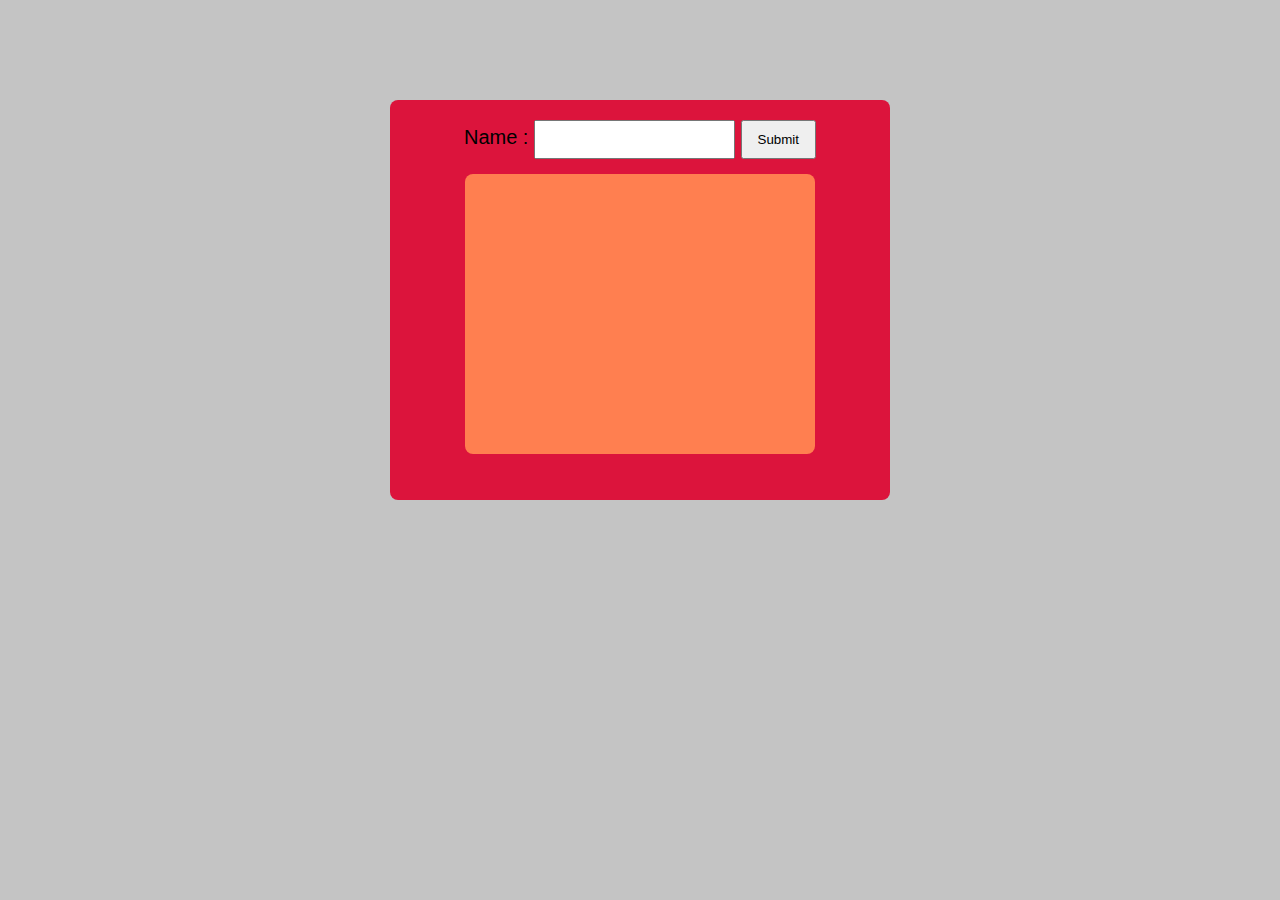
<file: index.html>
<!DOCTYPE html>
<html lang="en">
  <head>
    <meta charset="UTF-8" />
    <meta http-equiv="X-UA-Compatible" content="IE=edge" />
    <meta name="viewport" content="width=device-width, initial-scale=1.0" />
    <title>Input</title>
    <style>
      * {
        margin: 0;
        padding: 0;
        box-sizing: border-box;
      }
      body {
        font-family: Arial, Helvetica, sans-serif;
        height: 100vh;
        width: 100vw;
        display: flex;
        justify-content: center;
        background-color: #c4c4c4;
      }
      .container {
        display: flex;
        flex-direction: column;
        /* justify-content: center; */
        align-items: center;
        gap: 15px;
        margin-top: 100px;
        width: 500px;
        height: 400px;
        background-color: crimson;
        border-radius: 8px;
      }
      form {
        margin-top: 20px;
        font-size: 20px;
      }
      #name {
        padding: 10px;
      }
      #submit {
        padding: 10px 15px;
      }
      .result-box {
        background-color: coral;
        width: 70%;
        height: 70%;
        border-radius: 8px;
        display: flex;
        justify-content: center;
        align-items: center;
        text-align: center;
      }
    </style>
  </head>
  <body>
    <div class="container">
      <form action="">
        Name : <input type="text" id="name" />
        <input type="submit" id="submit" />
      </form>
      <div class="result-box">
        <p id="result"></p>
      </div>
    </div>
    <script>
      const result = document.getElementById("result");
      const submitBtn = document.getElementById("submit");
      const inputName = document.getElementById("name");

      submitBtn.addEventListener("click", function () {
        event.preventDefault();
        result.innerHTML = inputName.value;
      });
    </script>
  </body>
</html>
</file>
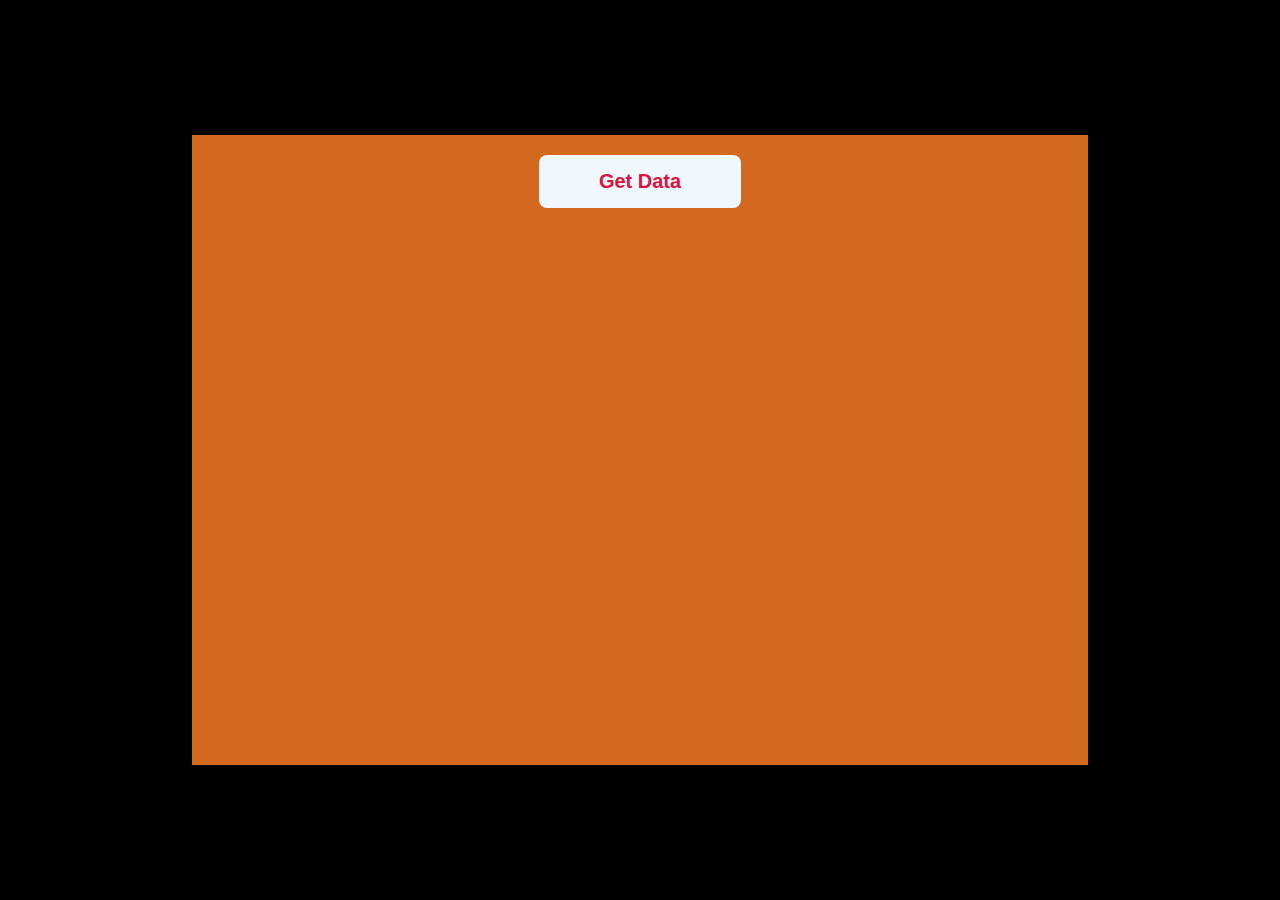
<file: fetch-api/index.html>
<!DOCTYPE html>
<html lang="en">
  <head>
    <meta charset="UTF-8" />
    <meta http-equiv="X-UA-Compatible" content="IE=edge" />
    <meta name="viewport" content="width=device-width, initial-scale=1.0" />
    <title>Document</title>
    <link rel="stylesheet" href="style.css" />
  </head>
  <body>
    <div class="container">
      <button id="getData">Get Data</button>
      <p id="result"></p>
    </div>
    <script src="main.js"></script>
  </body>
</html>
</file>
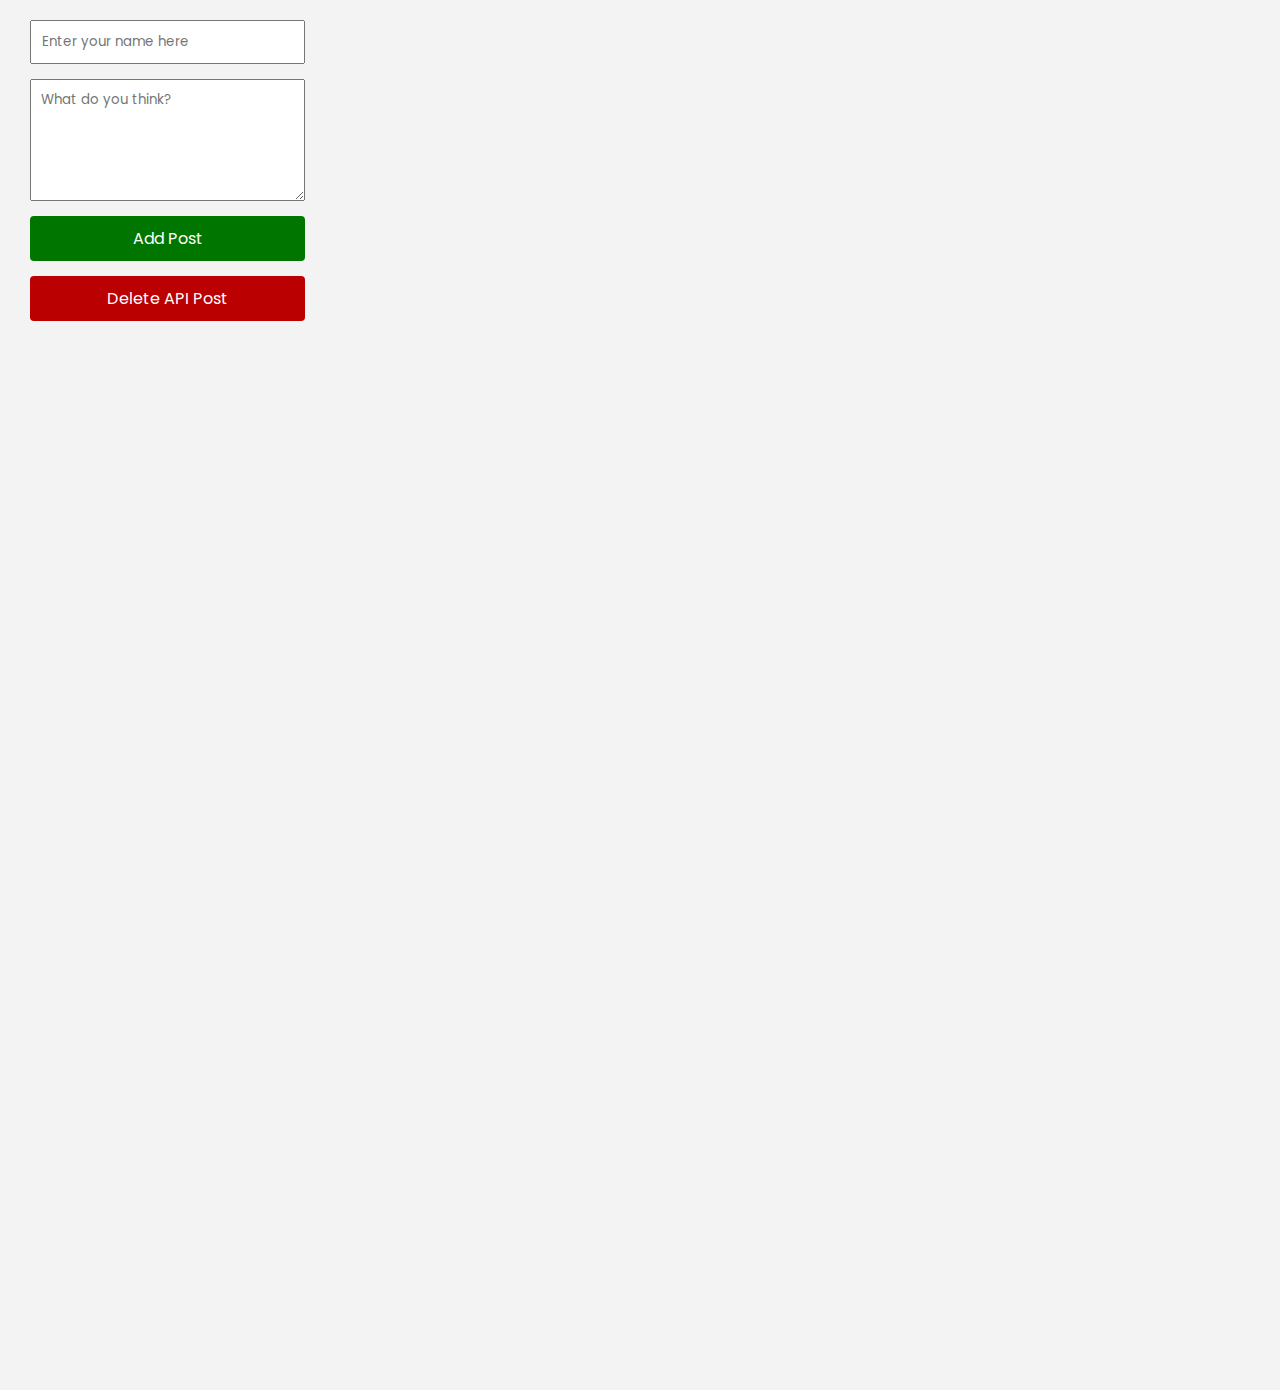
<file: task2,3,4-coba/index.html>
<!DOCTYPE html>
<html lang="en">
  <head>
    <meta charset="UTF-8" />
    <meta http-equiv="X-UA-Compatible" content="IE=edge" />
    <meta name="viewport" content="width=device-width, initial-scale=1.0" />
    <title>Fetch API - GET, POST, DELETE</title>
    <link rel="stylesheet" href="style.css" />
  </head>
  <body>
    <form action="" id="form">
      <input type="text" id="name" placeholder="Enter your name here" />
      <textarea
        name=""
        id="post"
        cols="30"
        rows="5"
        placeholder="What do you think?"
      ></textarea>
      <input type="submit" id="add" value="Add Post" />
      <input type="submit" id="delete" value="Delete API Post" />
    </form>
    <div id="result"></div>
    <script src="main.js"></script>
    <script>
      addPost("https://63a3f9ae9704d18da09a463d.mockapi.io", "posts", "POST");
      deletePost(
        "https://63a3f9ae9704d18da09a463d.mockapi.io",
        "posts",
        1,
        "DELETE"
      );
    </script>
  </body>
</html>
</file>
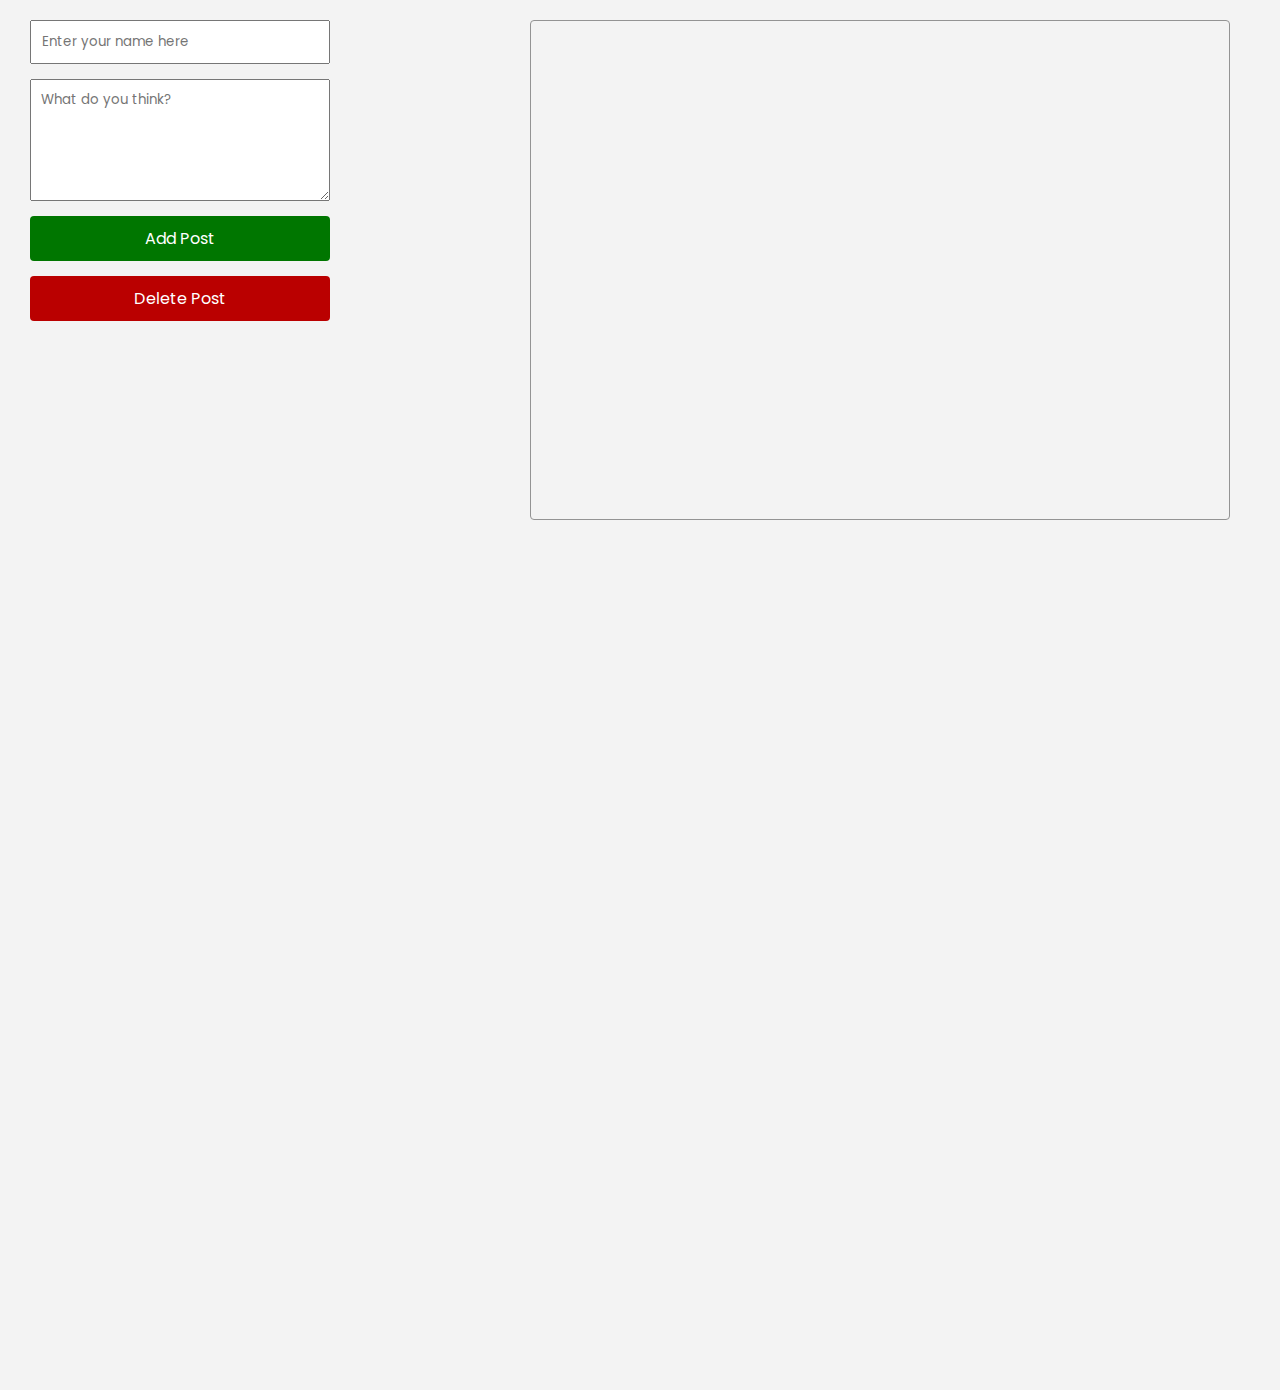
<file: task2,3,4-new/index.html>
<!DOCTYPE html>
<html lang="en">
  <head>
    <meta charset="UTF-8" />
    <meta http-equiv="X-UA-Compatible" content="IE=edge" />
    <meta name="viewport" content="width=device-width, initial-scale=1.0" />
    <title>Document</title>
    <link rel="stylesheet" href="style.css" />
  </head>
  <body>
    <form action="" id="form">
      <input type="text" id="name" placeholder="Enter your name here" />
      <textarea
        name=""
        id="post"
        cols="30"
        rows="5"
        placeholder="What do you think?"
      ></textarea>
      <input type="submit" id="add" value="Add Post" />
      <input type="submit" id="delete" value="Delete Post" />
    </form>
    <div id="container-results"></div>
    <script src="main.js"></script>
    <script>
      addPost(`https://63a3f9ae9704d18da09a463d.mockapi.io`, "posts", "POST");
      deletePost(
        `https://63a3f9ae9704d18da09a463d.mockapi.io`,
        "posts",
        "DELETE",
        5
      );
      getPost();
    </script>
  </body>
</html>
</file>
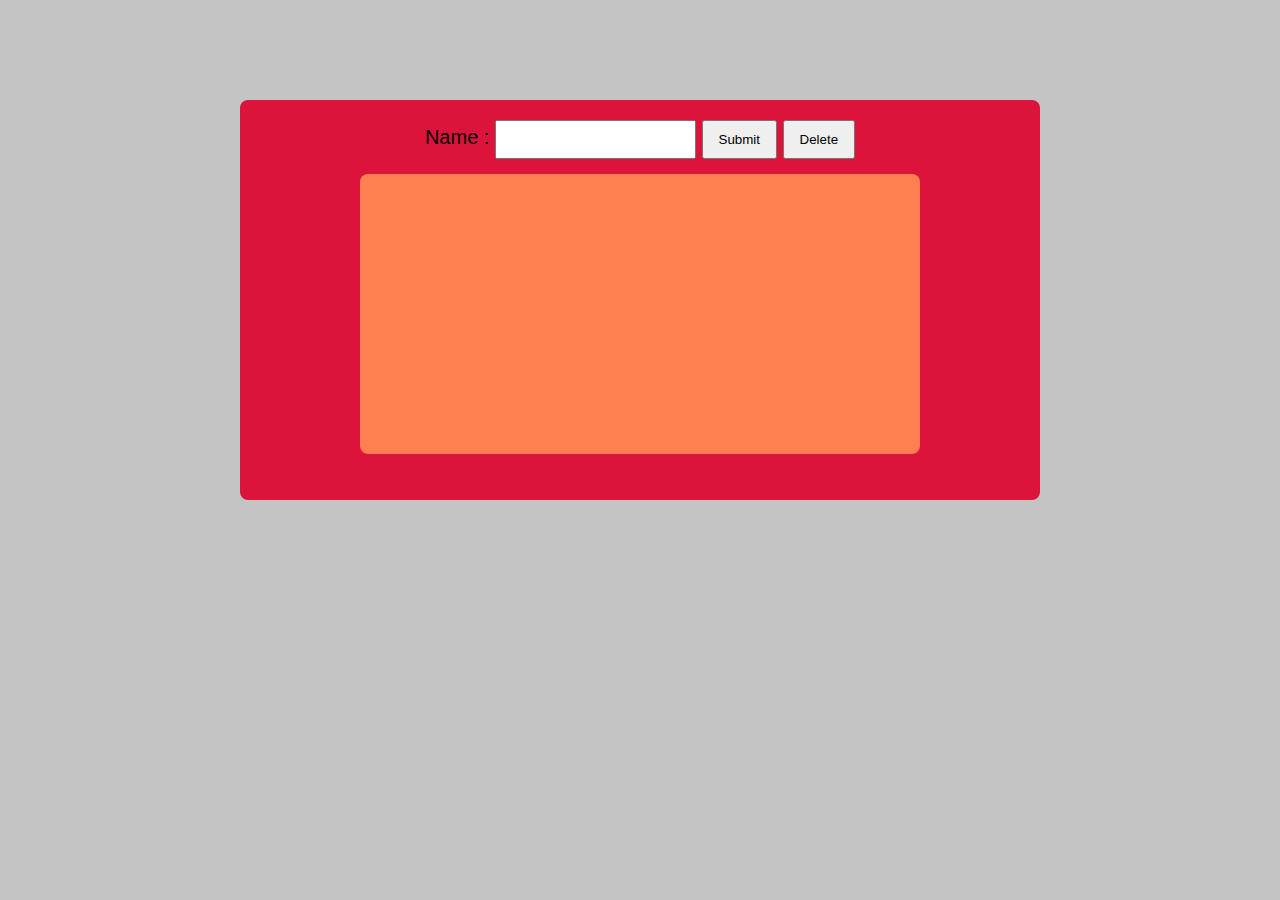
<file: task2,3,4/index.html>
<!DOCTYPE html>
<html lang="en">
  <head>
    <meta charset="UTF-8" />
    <meta http-equiv="X-UA-Compatible" content="IE=edge" />
    <meta name="viewport" content="width=device-width, initial-scale=1.0" />
    <title>Input</title>
    <style>
      * {
        margin: 0;
        padding: 0;
        box-sizing: border-box;
      }
      body {
        font-family: Arial, Helvetica, sans-serif;
        height: 100vh;
        width: 100vw;
        display: flex;
        justify-content: center;
        background-color: #c4c4c4;
      }
      .container {
        display: flex;
        flex-direction: column;
        /* justify-content: center; */
        align-items: center;
        gap: 15px;
        margin-top: 100px;
        width: 800px;
        height: 400px;
        background-color: crimson;
        border-radius: 8px;
      }
      form {
        margin-top: 20px;
        font-size: 20px;
      }
      #name {
        padding: 10px;
      }
      #submit {
        padding: 10px 15px;
      }
      #delete {
        padding: 10px 15px;
      }
      .result-box {
        background-color: coral;
        width: 70%;
        height: 70%;
        border-radius: 8px;
        display: flex;
        justify-content: center;
        align-items: center;
        text-align: center;
      }
    </style>
  </head>
  <body>
    <div class="container">
      <form action="">
        Name : <input type="text" id="name" />
        <input type="submit" id="submit" value="Submit" />
        <input type="submit" id="delete" value="Delete" />
      </form>
      <div class="result-box">
        <p id="result"></p>
      </div>
    </div>
    <script src="main.js"></script>
  </body>
</html>
</file>
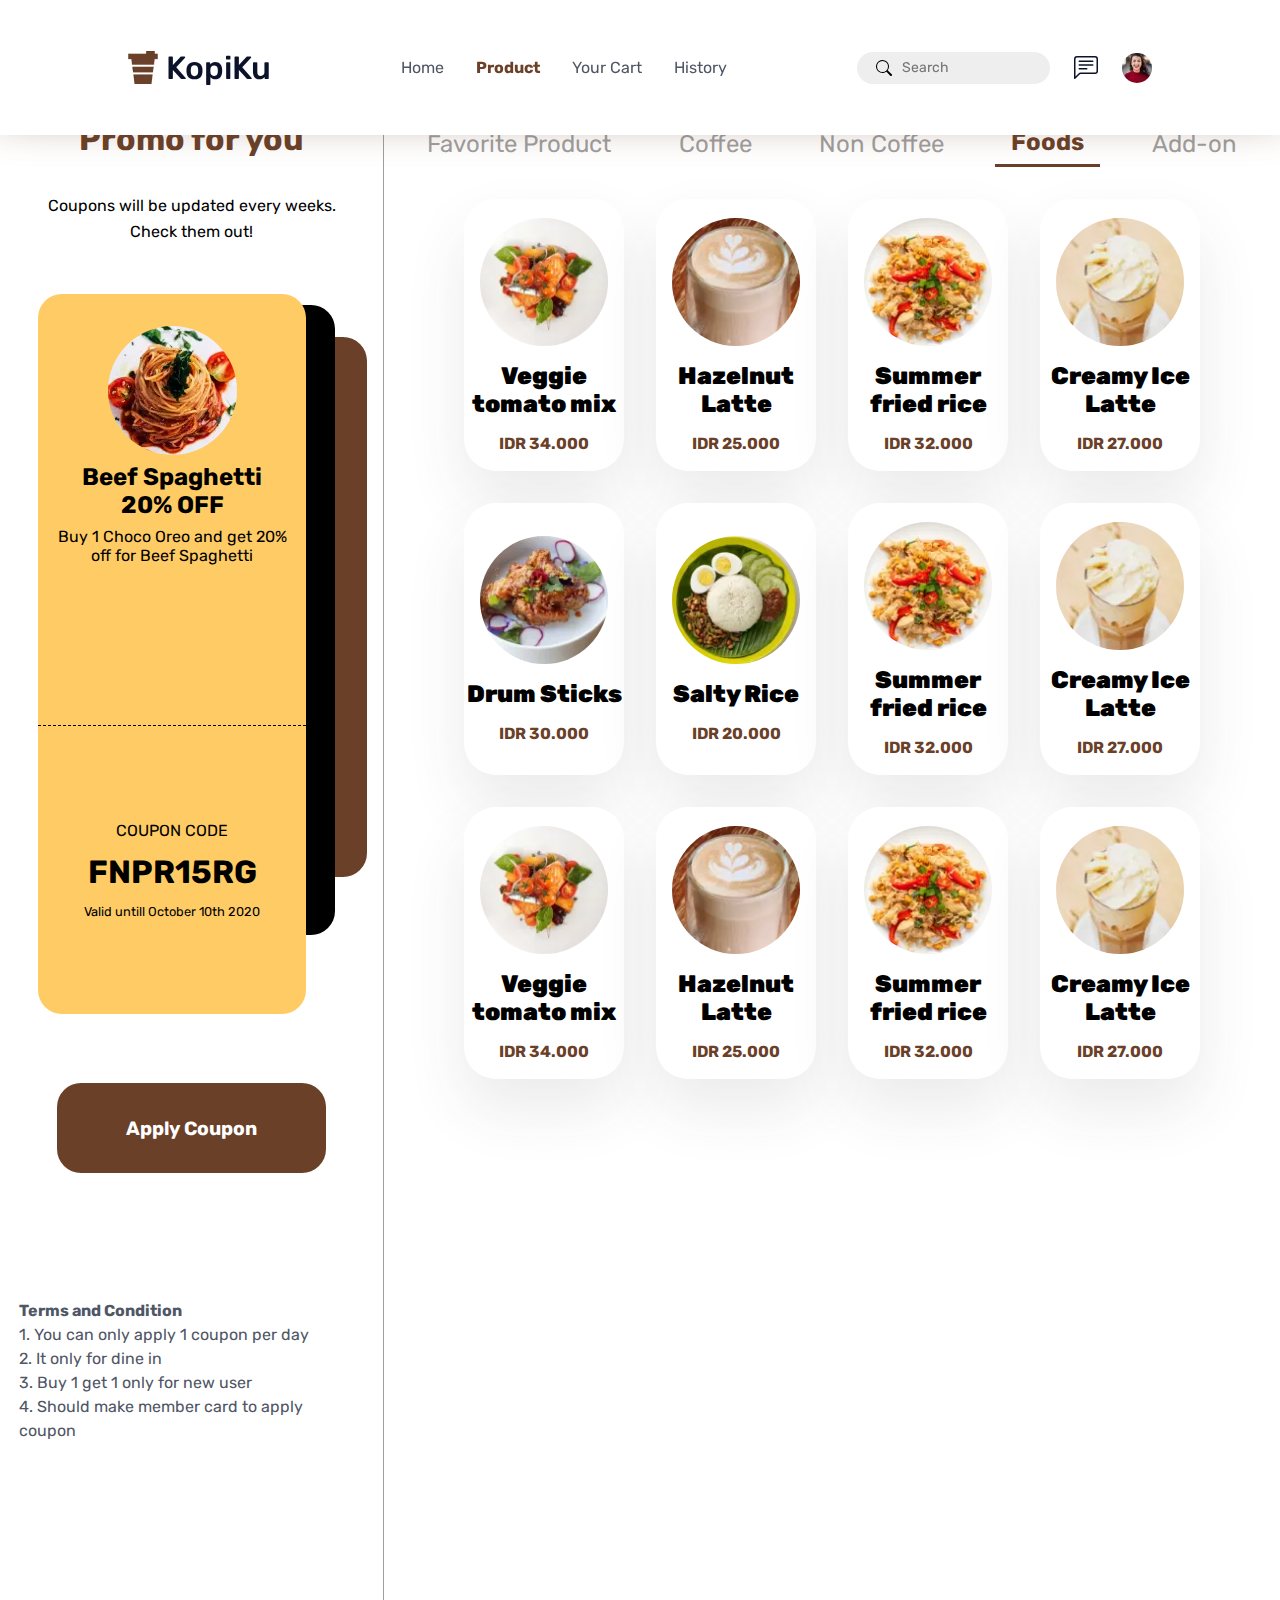
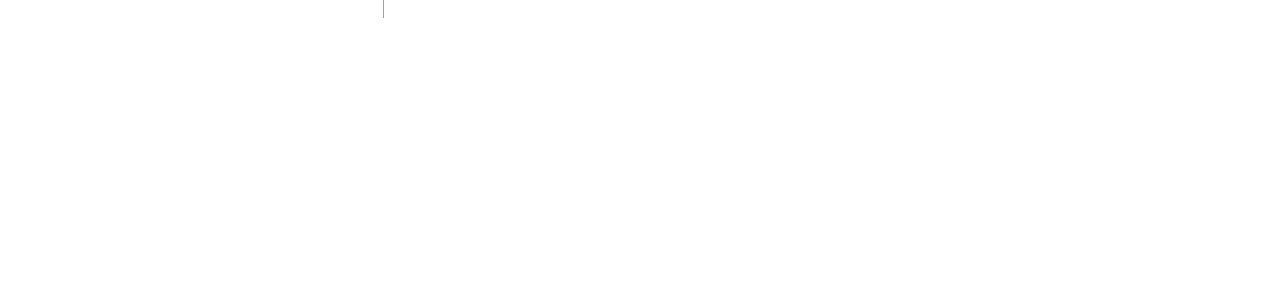
<file: task5-toggle-navbar/index.html>
<!DOCTYPE html>
<html lang="en">
  <head>
    <meta charset="UTF-8" />
    <meta http-equiv="X-UA-Compatible" content="IE=edge" />
    <meta name="viewport" content="width=device-width, initial-scale=1.0" />
    <title>Product | KopiKu</title>
    <link rel="stylesheet" href="style.css" />
    <link rel="preconnect" href="https://fonts.googleapis.com" />
    <link rel="preconnect" href="https://fonts.gstatic.com" crossorigin />
    <link
      href="https://fonts.googleapis.com/css2?family=Poppins:wght@200;400;700&family=Rubik+Marker+Hatch&family=Rubik:ital,wght@0,300;0,400;0,500;0,600;0,700;0,800;0,900;1,300;1,400;1,500;1,600;1,700;1,800;1,900&display=swap"
      rel="stylesheet"
    />
  </head>
  <body>
    <nav>
      <div class="navbar">
        <a href="index.html" class="logo-coffee">
          <img
            src="img/coffe-logo.webp"
            alt="coffe-logo"
            width="30"
            height="33"
          />
          <p>KopiKu</p>
        </a>
        <ul class="nav-header">
          <li><a href="index.html">Home</a></li>
          <li><a href="product.html" class="active-navbar">Product</a></li>
          <li><a href="payment.html">Your Cart</a></li>
          <li><a href="history.html">History</a></li>
        </ul>
        <div class="search-chat-profile">
          <div class="search">
            <svg
              xmlns="http://www.w3.org/2000/svg"
              width="16"
              height="16"
              fill="currentColor"
              class="bi bi-search"
              viewBox="0 0 16 16"
            >
              <path
                d="M11.742 10.344a6.5 6.5 0 1 0-1.397 1.398h-.001c.03.04.062.078.098.115l3.85 3.85a1 1 0 0 0 1.415-1.414l-3.85-3.85a1.007 1.007 0 0 0-.115-.1zM12 6.5a5.5 5.5 0 1 1-11 0 5.5 5.5 0 0 1 11 0z"
              />
            </svg>
            <input type="text" placeholder="Search" />
          </div>
          <a href="#" class="chat-notif">
            <svg
              xmlns="http://www.w3.org/2000/svg"
              width="24"
              height="24"
              fill="currentColor"
              class="bi bi-chat-left-text"
              viewBox="0 0 16 16"
            >
              <path
                d="M14 1a1 1 0 0 1 1 1v8a1 1 0 0 1-1 1H4.414A2 2 0 0 0 3 11.586l-2 2V2a1 1 0 0 1 1-1h12zM2 0a2 2 0 0 0-2 2v12.793a.5.5 0 0 0 .854.353l2.853-2.853A1 1 0 0 1 4.414 12H14a2 2 0 0 0 2-2V2a2 2 0 0 0-2-2H2z"
              />
              <path
                d="M3 3.5a.5.5 0 0 1 .5-.5h9a.5.5 0 0 1 0 1h-9a.5.5 0 0 1-.5-.5zM3 6a.5.5 0 0 1 .5-.5h9a.5.5 0 0 1 0 1h-9A.5.5 0 0 1 3 6zm0 2.5a.5.5 0 0 1 .5-.5h5a.5.5 0 0 1 0 1h-5a.5.5 0 0 1-.5-.5z"
              />
            </svg>
          </a>
          <a href="" class="account"
            ><img
              src="img/account.webp"
              alt=""
              width="30"
              height="30"
              class="account-img"
          /></a>
          <!-- <a href="login.html" class="">Login</a>
          <a href="signup.html" class="">Sign Up</a> -->
        </div>
        <div class="menu-toggle">
          <input type="checkbox" />
          <span></span>
          <span></span>
          <span></span>
        </div>
      </div>
      <div id="display-menu-navbar">
        <div class="menu-navbar-mobile">
          <a href="index.html">Home</a>
          <a href="product.html">Product</a>
          <a href="payment.html">Your Cart</a>
          <a href="history.html">History</a>
          <!-- <div class="login-signup-mobile"> -->
          <a href="#">Chat</a>
          <a href="#">Profile</a>
          <!-- <div class="search-mobile-container"> -->
          <div class="search-mobile">
            <svg
              xmlns="http://www.w3.org/2000/svg"
              width="16"
              height="16"
              fill="#6a4029"
              class="bi bi-search"
              viewBox="0 0 16 16"
            >
              <path
                d="M11.742 10.344a6.5 6.5 0 1 0-1.397 1.398h-.001c.03.04.062.078.098.115l3.85 3.85a1 1 0 0 0 1.415-1.414l-3.85-3.85a1.007 1.007 0 0 0-.115-.1zM12 6.5a5.5 5.5 0 1 1-11 0 5.5 5.5 0 0 1 11 0z"
              />
            </svg>
            <input type="text" placeholder="Search" />
          </div>
        </div>

        <!-- </div> -->
        <!-- <a href="login.html" class="">Login</a> -->
        <!-- <a href="signup.html" class="">Sign Up</a> -->
        <!-- </div> -->
      </div>
    </nav>
    <main>
      <aside>
        <h2 class="title-promo">Promo for you</h2>
        <p class="subtitle-promo-1">Coupons will be updated every weeks.</p>
        <p class="subtitle-promo-2">Check them out!</p>
        <div class="promo-card-container">
          <div class="promo-card">
            <div class="promo-top">
              <!-- <div class="promo-img-1-box"> -->
              <img src="img/promo-card-1.webp" alt="" class="promo-img-1" />
              <!-- </div> -->
              <p>Beef Spaghetti</p>
              <p>20% OFF</p>
              <p>Buy 1 Choco Oreo and get 20% off for Beef Spaghetti</p>
            </div>
            <div class="promo-bottom">
              <p>COUPON CODE</p>
              <p>FNPR15RG</p>
              <p>Valid untill October 10th 2020</p>
            </div>
          </div>
          <div class="promo-card-2"></div>
          <div class="promo-card-3"></div>
        </div>

        <!-- <div class="promo-card-2"></div> -->
        <!-- <div class="promo-card-3">

        </div> -->
        <a href="payment.html" class="apply-coupon">Apply Coupon</a>
        <div class="terms">
          <p>Terms and Condition</p>
          <p>1. You can only apply 1 coupon per day</p>
          <p>2. It only for dine in</p>
          <p>3. Buy 1 get 1 only for new user</p>
          <p>4. Should make member card to apply coupon</p>
        </div>
      </aside>
      <section class="food-menu">
        <div class="food-menu-link">
          <a href="product.html">Favorite Product</a>
          <a href="product-coffee.html">Coffee</a>
          <a href="product-non-coffee.html">Non Coffee</a>
          <a href="product-foods.html" class="active-food-menu-link">Foods</a>
          <a href="product-add-on.html">Add-on</a>
        </div>
        <div class="food-menu-details-container">
          <a href="product-details.html">
            <div class="food-menu-card">
              <img src="img/veggie-tomatto-mix.webp" alt="" />
              <p>Veggie tomato mix</p>
              <p>IDR 34.000</p>
            </div></a
          >
          <a href="product-details.html">
            <div class="food-menu-card">
              <img src="img/hazelnut-latte.webp" alt="" />
              <p>Hazelnut Latte</p>
              <p>IDR 25.000</p>
            </div></a
          >
          <a href="product-details.html">
            <div class="food-menu-card">
              <img src="img/summer-fried-rice.webp" alt="" />
              <p>Summer fried rice</p>
              <p>IDR 32.000</p>
            </div></a
          >
          <a href="product-details.html">
            <div class="food-menu-card">
              <img src="img/creamy-ice-latte.webp" alt="" />
              <p>Creamy Ice Latte</p>
              <p>IDR 27.000</p>
            </div></a
          >
          <a href="product-details.html">
            <div class="food-menu-card">
              <img src="img/drum-sticks.webp" alt="" />
              <p>Drum Sticks</p>
              <p>IDR 30.000</p>
            </div></a
          >
          <a href="product-details.html">
            <div class="food-menu-card">
              <img src="img/salty-rice.webp" alt="" />
              <p>Salty Rice</p>
              <p>IDR 20.000</p>
            </div>
          </a>
          <a href="product-details.html">
            <div class="food-menu-card">
              <img src="img/summer-fried-rice.webp" alt="" />
              <p>Summer fried rice</p>
              <p>IDR 32.000</p>
            </div>
          </a>
          <a href="product-details.html">
            <div class="food-menu-card">
              <img src="img/creamy-ice-latte.webp" alt="" />
              <p>Creamy Ice Latte</p>
              <p>IDR 27.000</p>
            </div>
          </a>
          <a href="product-details.html">
            <div class="food-menu-card">
              <img src="img/veggie-tomatto-mix.webp" alt="" />
              <p>Veggie tomato mix</p>
              <p>IDR 34.000</p>
            </div></a
          >
          <a href="product-details.html">
            <div class="food-menu-card">
              <img src="img/hazelnut-latte.webp" alt="" />
              <p>Hazelnut Latte</p>
              <p>IDR 25.000</p>
            </div></a
          >
          <a href="product-details.html">
            <div class="food-menu-card">
              <img src="img/summer-fried-rice.webp" alt="" />
              <p>Summer fried rice</p>
              <p>IDR 32.000</p>
            </div></a
          >
          <a href="product-details.html">
            <div class="food-menu-card">
              <img src="img/creamy-ice-latte.webp" alt="" />
              <p>Creamy Ice Latte</p>
              <p>IDR 27.000</p>
            </div></a
          >
        </div>
      </section>
    </main>
    <footer>
      <section class="footer">
        <div class="footer-left">
          <a href="index.html" class="logo-coffee-footer">
            <img
              src="img/coffe-logo.webp"
              alt="coffe-logo"
              width="30"
              height="33"
            />
            <p>KopiKu</p>
          </a>
          <p class="footer-text">
            KopiKu is a store that sells some good meals, and especially coffee.
            We provide high quality beans
          </p>
          <div class="social-media">
            <a href="#" class="socmed-link">
              <svg
                xmlns="http://www.w3.org/2000/svg"
                width="16"
                height="16"
                fill="#6a4029"
                class="bi bi-facebook"
                viewBox="0 0 16 16"
              >
                <path
                  d="M16 8.049c0-4.446-3.582-8.05-8-8.05C3.58 0-.002 3.603-.002 8.05c0 4.017 2.926 7.347 6.75 7.951v-5.625h-2.03V8.05H6.75V6.275c0-2.017 1.195-3.131 3.022-3.131.876 0 1.791.157 1.791.157v1.98h-1.009c-.993 0-1.303.621-1.303 1.258v1.51h2.218l-.354 2.326H9.25V16c3.824-.604 6.75-3.934 6.75-7.951z"
                />
              </svg>
            </a>
            <a href="#" class="socmed-link">
              <svg
                xmlns="http://www.w3.org/2000/svg"
                width="16"
                height="16"
                fill="#6a4029"
                class="bi bi-twitter"
                viewBox="0 0 16 16"
              >
                <path
                  d="M5.026 15c6.038 0 9.341-5.003 9.341-9.334 0-.14 0-.282-.006-.422A6.685 6.685 0 0 0 16 3.542a6.658 6.658 0 0 1-1.889.518 3.301 3.301 0 0 0 1.447-1.817 6.533 6.533 0 0 1-2.087.793A3.286 3.286 0 0 0 7.875 6.03a9.325 9.325 0 0 1-6.767-3.429 3.289 3.289 0 0 0 1.018 4.382A3.323 3.323 0 0 1 .64 6.575v.045a3.288 3.288 0 0 0 2.632 3.218 3.203 3.203 0 0 1-.865.115 3.23 3.23 0 0 1-.614-.057 3.283 3.283 0 0 0 3.067 2.277A6.588 6.588 0 0 1 .78 13.58a6.32 6.32 0 0 1-.78-.045A9.344 9.344 0 0 0 5.026 15z"
                />
              </svg>
            </a>
            <a href="#" class="socmed-link">
              <svg
                xmlns="http://www.w3.org/2000/svg"
                width="16"
                height="16"
                fill="#6a4029"
                class="bi bi-instagram"
                viewBox="0 0 16 16"
              >
                <path
                  d="M8 0C5.829 0 5.556.01 4.703.048 3.85.088 3.269.222 2.76.42a3.917 3.917 0 0 0-1.417.923A3.927 3.927 0 0 0 .42 2.76C.222 3.268.087 3.85.048 4.7.01 5.555 0 5.827 0 8.001c0 2.172.01 2.444.048 3.297.04.852.174 1.433.372 1.942.205.526.478.972.923 1.417.444.445.89.719 1.416.923.51.198 1.09.333 1.942.372C5.555 15.99 5.827 16 8 16s2.444-.01 3.298-.048c.851-.04 1.434-.174 1.943-.372a3.916 3.916 0 0 0 1.416-.923c.445-.445.718-.891.923-1.417.197-.509.332-1.09.372-1.942C15.99 10.445 16 10.173 16 8s-.01-2.445-.048-3.299c-.04-.851-.175-1.433-.372-1.941a3.926 3.926 0 0 0-.923-1.417A3.911 3.911 0 0 0 13.24.42c-.51-.198-1.092-.333-1.943-.372C10.443.01 10.172 0 7.998 0h.003zm-.717 1.442h.718c2.136 0 2.389.007 3.232.046.78.035 1.204.166 1.486.275.373.145.64.319.92.599.28.28.453.546.598.92.11.281.24.705.275 1.485.039.843.047 1.096.047 3.231s-.008 2.389-.047 3.232c-.035.78-.166 1.203-.275 1.485a2.47 2.47 0 0 1-.599.919c-.28.28-.546.453-.92.598-.28.11-.704.24-1.485.276-.843.038-1.096.047-3.232.047s-2.39-.009-3.233-.047c-.78-.036-1.203-.166-1.485-.276a2.478 2.478 0 0 1-.92-.598 2.48 2.48 0 0 1-.6-.92c-.109-.281-.24-.705-.275-1.485-.038-.843-.046-1.096-.046-3.233 0-2.136.008-2.388.046-3.231.036-.78.166-1.204.276-1.486.145-.373.319-.64.599-.92.28-.28.546-.453.92-.598.282-.11.705-.24 1.485-.276.738-.034 1.024-.044 2.515-.045v.002zm4.988 1.328a.96.96 0 1 0 0 1.92.96.96 0 0 0 0-1.92zm-4.27 1.122a4.109 4.109 0 1 0 0 8.217 4.109 4.109 0 0 0 0-8.217zm0 1.441a2.667 2.667 0 1 1 0 5.334 2.667 2.667 0 0 1 0-5.334z"
                />
              </svg>
            </a>
          </div>
          <p class="copyright">©2022KopiKu</p>
        </div>
        <div class="footer-right">
          <div class="footer-right-1">
            <p>Product</p>
            <p>Download</p>
            <p>Pricing</p>
            <p>Locations</p>
            <p>Countries</p>
            <p>Blog</p>
            <!-- <a href="#">Download</a>
            <a href="#">Pricing</a>
            <a href="#">Locations</a>
            <a href="#">Countries</a>
            <a href="#">Blog</a> -->
          </div>
          <div class="footer-right-2">
            <p>Engage</p>
            <p>Coffe Shop ?</p>
            <p>FAQ</p>
            <p>About Us</p>
            <p>Privacy Policy</p>
            <p>Terms of Service</p>
          </div>
        </div>
      </section>
    </footer>
    <script src="main.js"></script>
  </body>
</html>
</file>
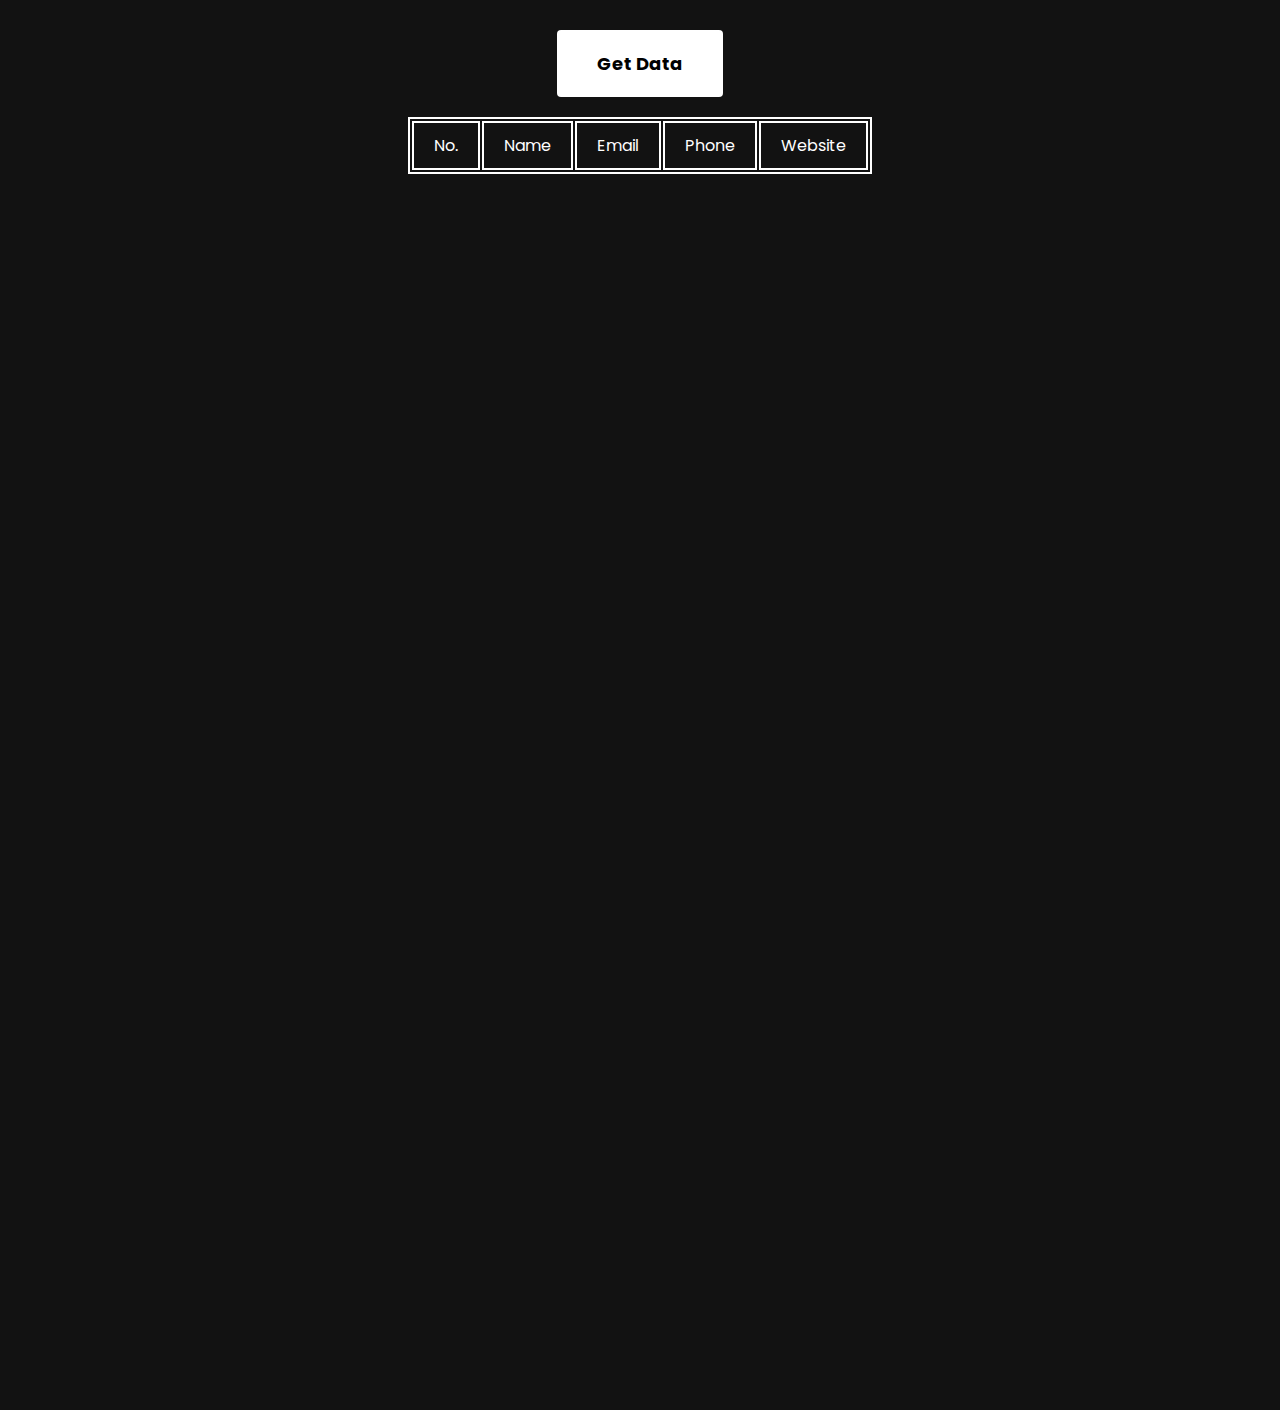
<file: task6-fetch-api/index.html>
<!DOCTYPE html>
<html lang="en">
  <head>
    <meta charset="UTF-8" />
    <meta http-equiv="X-UA-Compatible" content="IE=edge" />
    <meta name="viewport" content="width=device-width, initial-scale=1.0" />
    <title>Fetch API</title>
    <link rel="stylesheet" href="style.css" />
  </head>
  <body>
    <button id="getData">Get Data</button>
    <div id="container">
      <table id="table">
        <tr>
          <td>No.</td>
          <td>Name</td>
          <td>Email</td>
          <td>Phone</td>
          <td>Website</td>
        </tr>
      </table>
    </div>
    <script src="fetch.js"></script>
  </body>
</html>
</file>
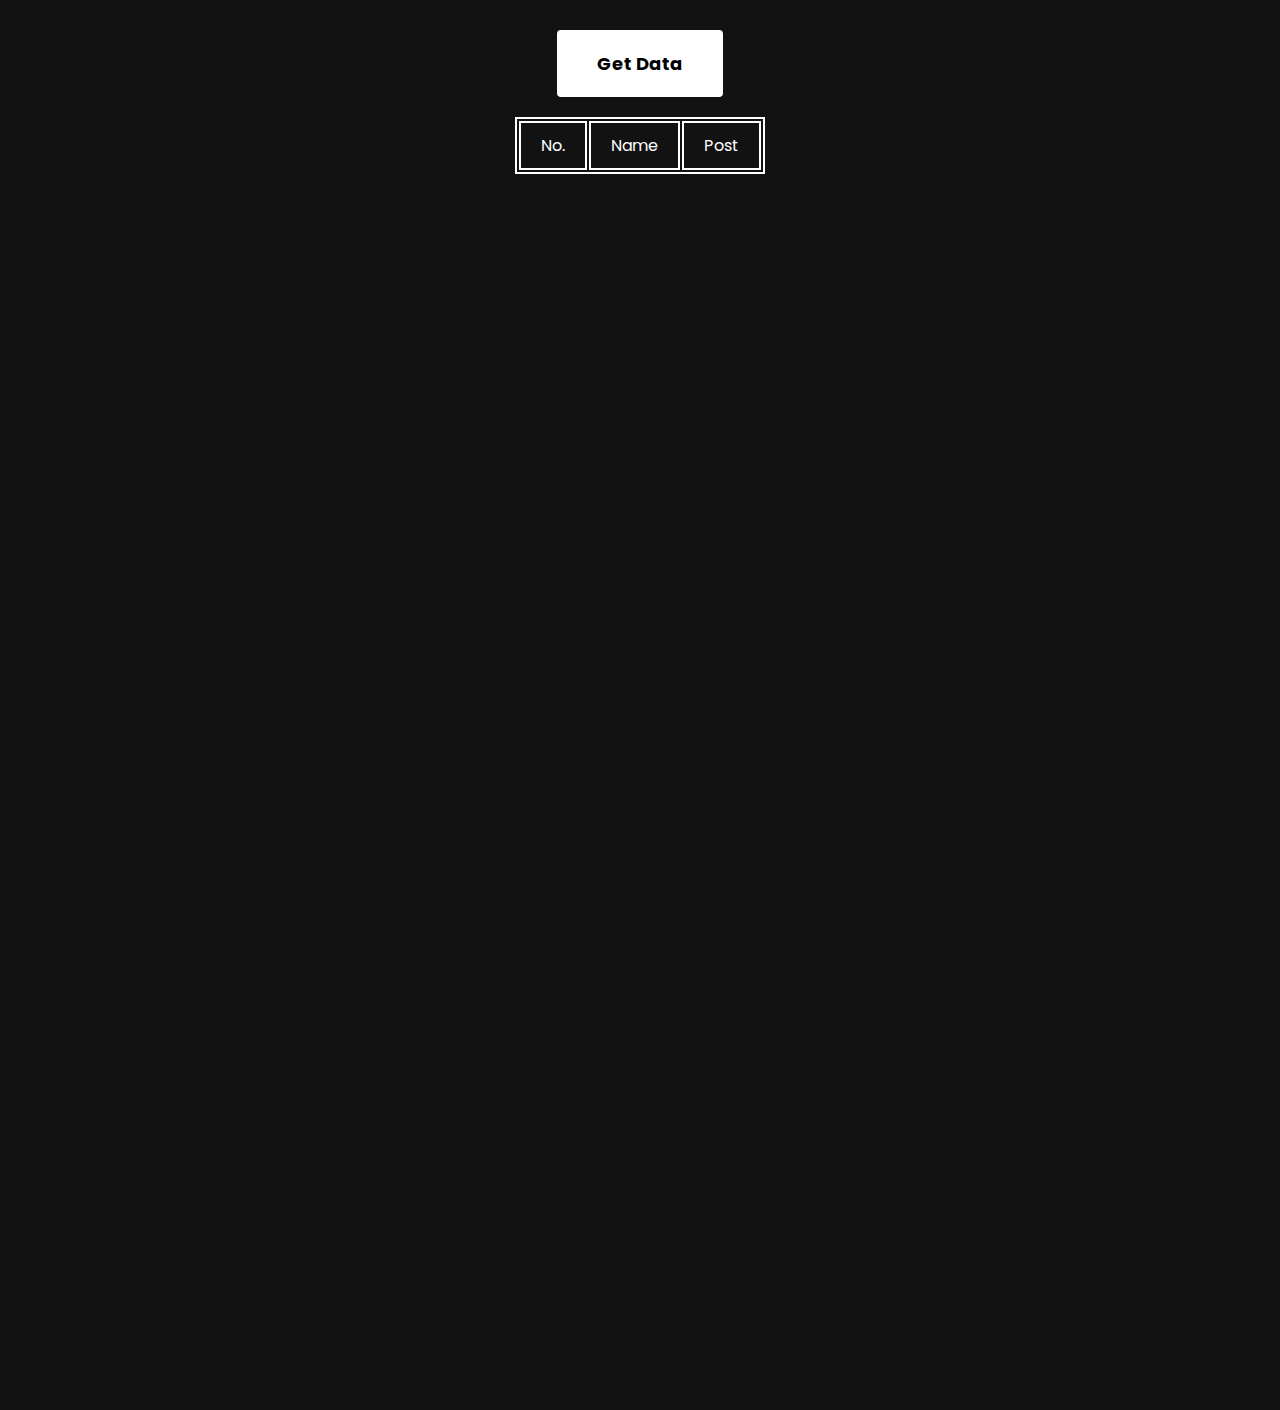
<file: task2,3,4-coba/getApi.html>
<!DOCTYPE html>
<html lang="en">
  <head>
    <meta charset="UTF-8" />
    <meta http-equiv="X-UA-Compatible" content="IE=edge" />
    <meta name="viewport" content="width=device-width, initial-scale=1.0" />
    <title>Fetch API</title>
    <link rel="stylesheet" href="getApi.css" />
  </head>
  <body>
    <button id="getData">Get Data</button>
    <div id="container">
      <table id="table">
        <tr>
          <td>No.</td>
          <td>Name</td>
          <td>Post</td>
        </tr>
      </table>
    </div>
    <script src="getApi.js"></script>
  </body>
</html>
</file>
<file: fetch-api/style.css>
* {
  margin: 0;
  padding: 0;
  box-sizing: border-box;
}
body {
  background-color: black;
  color: white;
  display: flex;
  justify-content: center;
  align-items: center;
  width: 100%;
  height: 100vh;
}
.container {
  display: flex;
  flex-direction: column;
  align-items: center;
  /* justify-content: center; */
  background-color: chocolate;
  width: 70%;
  height: 70%;
}
button {
  margin-top: 20px;
  background-color: aliceblue;
  color: crimson;
  font-size: 20px;
  font-weight: bold;
  padding: 15px 60px;
  border: none;
  border-radius: 8px;
  transition: 0.3s;
  cursor: pointer;
}
button:hover {
  opacity: 0.8;
}
</file>
<file: task2,3,4-coba/style.css>
@import url("https://fonts.googleapis.com/css2?family=Poppins:wght@200;400;500;700&display=swap");

* {
  margin: 0;
  padding: 0;
  box-sizing: border-box;
  font-family: "Poppins", sans-serif;
}
body {
  height: 150vh;
  width: 100%;
  overflow-x: hidden;
  margin: 20px 30px;
  display: flex;
  background-color: rgb(243, 243, 243);
}
#form {
  height: 500px;
  width: 500px;
  display: flex;
  flex-direction: column;
  gap: 15px;
}
#name {
  width: 60%;
  padding: 10px;
}
#post {
  width: 60%;
  padding: 10px;
}
#add {
  width: 60%;
  padding: 10px;
  background-color: rgb(0, 118, 0);
  border: none;
  border-radius: 4px;
  color: white;
  font-size: 16px;
  cursor: pointer;
}
#delete {
  width: 60%;
  padding: 10px;
  background-color: rgb(186, 0, 0);
  border: none;
  border-radius: 4px;
  color: white;
  font-size: 16px;
  cursor: pointer;
}
#container-results {
  width: 700px;
  height: 500px;
  border: 1px solid rgb(147, 147, 147);
  border-radius: 4px;
  display: flex;
  flex-direction: column;
  align-items: center;
  gap: 10px;
  overflow-y: scroll;
}
::-webkit-scrollbar {
  width: 15px;
}
/* Track */
::-webkit-scrollbar-track {
  background: rgb(194, 243, 194);
  border-radius: 4px;
}
/* Handle */
::-webkit-scrollbar-thumb {
  background: rgb(0, 84, 0);
  border-radius: 4px;
}
/* Handle on hover */
::-webkit-scrollbar-thumb:hover {
  background: rgb(0, 49, 0);
}
.results {
  width: 500px;
  height: 150px;
  background-color: rgb(202, 202, 202);
  border: 2px solid #3f3f3f;
  border-radius: 4px;
  font-size: 18px;
  padding: 20px;
  display: flex;
  flex-direction: column;
  gap: 10px;
}
.results p:nth-child(1) {
  font-style: italic;
  font-weight: bold;
  font-size: 20px;
}
#result {
  width: 70%;
  display: flex;
  flex-direction: column;
  gap: 20px;
}
.card {
  width: 400px;
  height: 300px;
  background-color: rgb(220, 250, 220);
  border-radius: 8px;
  border: 2px solid rgb(137, 238, 137);
  padding: 20px;
  display: flex;
  flex-direction: column;
  justify-content: space-between;
}
.text > p:nth-child(1) {
  font-weight: bold;
}
.deleteCard {
  padding: 10px 20px;
  background-color: rgb(186, 0, 0);
  border: none;
  border-radius: 4px;
  color: white;
  font-size: 16px;
  cursor: pointer;
}
</file>
<file: task2,3,4-new/style.css>
@import url("https://fonts.googleapis.com/css2?family=Poppins:wght@200;400;500;700&display=swap");

* {
  margin: 0;
  padding: 0;
  box-sizing: border-box;
  font-family: "Poppins", sans-serif;
}
body {
  height: 150vh;
  width: 100%;
  overflow-x: hidden;
  margin: 20px 30px;
  display: flex;
  background-color: rgb(243, 243, 243);
}
#form {
  height: 500px;
  width: 500px;
  display: flex;
  flex-direction: column;
  gap: 15px;
}
#name {
  width: 60%;
  padding: 10px;
}
#post {
  width: 60%;
  padding: 10px;
}
#add {
  width: 60%;
  padding: 10px;
  background-color: rgb(0, 118, 0);
  border: none;
  border-radius: 4px;
  color: white;
  font-size: 16px;
  cursor: pointer;
}
#delete {
  width: 60%;
  padding: 10px;
  background-color: rgb(186, 0, 0);
  border: none;
  border-radius: 4px;
  color: white;
  font-size: 16px;
  cursor: pointer;
}
#container-results {
  width: 700px;
  height: 500px;
  border: 1px solid rgb(147, 147, 147);
  border-radius: 4px;
  display: flex;
  flex-direction: column;
  align-items: center;
  gap: 10px;
  overflow-y: scroll;
}
::-webkit-scrollbar {
  width: 15px;
}
/* Track */
::-webkit-scrollbar-track {
  background: rgb(194, 243, 194);
  border-radius: 4px;
}
/* Handle */
::-webkit-scrollbar-thumb {
  background: rgb(0, 84, 0);
  border-radius: 4px;
}
/* Handle on hover */
::-webkit-scrollbar-thumb:hover {
  background: rgb(0, 49, 0);
}
.results {
  width: 500px;
  height: 150px;
  background-color: rgb(202, 202, 202);
  border: 2px solid #3f3f3f;
  border-radius: 4px;
  font-size: 18px;
  padding: 20px;
  display: flex;
  flex-direction: column;
  gap: 10px;
}
.results p:nth-child(1) {
  font-style: italic;
  font-weight: bold;
  font-size: 20px;
}
</file>
<file: task5-toggle-navbar/style.css>
/* *!-------------------- PRODUCT CSS ------------------- */
main {
  /* background-color: chocolate; */
  height: 170vh;
  width: 100%;
  display: flex;
  margin-top: 5.5rem;
}
aside {
  width: 30%;
  height: 100%;
  display: flex;
  flex-direction: column;
  align-items: center;
  border-right: 0.5px solid #9f9f9f;
}
.food-menu {
  /* background-color: crimson; */
  width: 70%;
  height: 100%;
}
.title-promo {
  font-size: 2rem;
  font-weight: 700;
  color: var(--coffee-color);
  text-align: center;
  padding: 2rem 0;
}
.subtitle-promo-1,
.subtitle-promo-2 {
  font-size: 1rem;
  color: var(--black-color);
  font-weight: 400;
  text-align: center;
}
.subtitle-promo-1 {
  line-height: 2rem;
}
.subtitle-promo-2 {
  padding-bottom: 2rem;
}
.promo-card-container {
  /* background-color: aqua; */
  display: flex;
  justify-content: center;
  align-items: center;
  width: 100%;
  height: 90vh;
  position: relative;
}
.promo-card {
  width: 70%;
  height: 80vh;
  background-color: var(--gold-mentah-color);
  border-radius: 1.5rem;
  margin-bottom: 3rem;
  overflow: hidden;
  display: flex;
  flex-direction: column;
  align-items: center;
  /* transition: 300ms; */
  cursor: pointer;
  position: relative;
  z-index: 3;
  right: 5%;
}
.promo-card-2 {
  width: 70%;
  height: 70vh;
  background-color: var(--black-color);
  border-radius: 1.5rem;
  position: absolute;
  right: 3rem;
  top: 2rem;
  cursor: pointer;
  z-index: 2;
}
.promo-card-3 {
  width: 70%;
  height: 60vh;
  background-color: var(--coffee-color);
  border-radius: 1.5rem;
  position: absolute;
  right: 1rem;
  top: 4rem;
  cursor: pointer;
}
/* .promo-card:hover {
    transform: scale(1.1);
  } */
.apply-coupon {
  width: 70%;
  height: 10vh;
  background-color: var(--coffee-color);
  color: var(--white-color);
  font-weight: 700;
  font-size: 1.2rem;
  display: flex;
  align-items: center;
  justify-content: center;
  border-radius: 1.5rem;
  margin-bottom: 2.5rem;
  transition: 300ms;
}
.apply-coupon:hover {
  box-shadow: 0px 6px 20px #583521;
  /* background-color: #583521; */
}
.terms {
  width: 90%;
  height: 20vh;
  /* background-color: blue; */
}
.terms p {
  color: var(--gray-dark-color);
  font-weight: 400;
  line-height: 1.5rem;
}
.terms p:nth-child(1) {
  font-weight: 700;
}
.promo-top {
  width: 100%;
  height: 60%;
  display: flex;
  flex-direction: column;
  align-items: center;
  border-bottom: 1px dashed var(--black-color);
}
.promo-bottom {
  width: 100%;
  height: 40%;
  color: var(--black-color);
  display: flex;
  flex-direction: column;
  justify-content: center;
  align-items: center;
}
.promo-img-1-box {
  display: flex;
  justify-content: center;
  align-items: center;
  width: 100%;
  height: 20vh;
  padding-top: 4rem;
}
.promo-img-1 {
  margin-top: 2rem;
  border-radius: 50%;
}
.promo-top p:nth-child(2) {
  font-weight: 700;
  color: var(--black-color);
  font-size: 1.5rem;
  padding-top: 0.5rem;
}
.promo-top p:nth-child(3) {
  font-weight: 700;
  color: var(--black-color);
  padding-bottom: 0.5rem;
  font-size: 1.5rem;
}
.promo-top p:nth-child(4) {
  font-weight: 400;
  font-size: 1rem;
  color: black;
  text-align: center;
  width: 90%;
}
.promo-bottom p:nth-child(1) {
  font-weight: 400;
  font-size: 1rem;
  padding-bottom: 0.8rem;
}
.promo-bottom p:nth-child(2) {
  font-weight: 700;
  font-size: 2rem;
  padding-bottom: 0.8rem;
}
.promo-bottom p:nth-child(3) {
  font-weight: 400;
  font-size: 0.8rem;
}
.food-menu-link {
  padding: 2rem 0;
  gap: 0.5rem;
  /* background-color: #583521; */
  display: flex;
  justify-content: space-evenly;
  align-items: center;
}
.food-menu-link a {
  /* display: flex; */
  /* align-items: center; */
  padding: 0.5rem 1rem;
  color: #9f9f9f;
  font-size: 1.5rem;
  transition: 300ms;
}
.food-menu-link a:hover {
  color: var(--coffee-color);
}
.food-menu-details-container {
  /* background-color: darksalmon; */
  width: 100%;
  padding: 0 1rem;
  /* height: 100%; */
  display: flex;
  justify-content: center;
  /* align-items: center; */
  gap: 2rem;
  flex-wrap: wrap;
  /* border: 0.1px solid black; */
}
.food-menu-card {
  width: 10rem;
  height: 17rem;
  background-color: var(--white-color);
  display: flex;
  flex-direction: column;
  justify-content: center;
  align-items: center;
  gap: 1rem;
  border-radius: 2rem;
  box-shadow: 0px 30px 60px rgba(57, 57, 57, 0.1);
  transition: 300ms;
}
.food-menu-card:hover {
  transform: scale(1.1);
}
.food-menu-card img {
  width: 8rem;
  height: 8rem;
  border-radius: 50%;
}
.food-menu-card p:nth-child(2) {
  font-weight: 900;
  font-size: 1.5rem;
  color: var(--black-color);
  text-align: center;
  width: 100%;
  /* background-color: var(--gold-color); */
}
.food-menu-card p:nth-child(3) {
  font-size: 1rem;
  font-weight: 700;
  color: var(--coffee-color);
}
.active-food-menu-link {
  /* background-color: aqua; */
  padding-bottom: 0.3rem;
  border-bottom: 3px solid var(--coffee-color);
}
a.active-food-menu-link {
  color: var(--coffee-color);
  font-weight: 700;
}

/* BREAKPOINTS RESPONSIVE */
@media screen and (min-width: 1200px) {
  .terms {
    height: 35vh;
    display: flex;
    flex-direction: column;
    justify-content: center;
  }
}
/* MOBILE */
@media screen and (max-width: 576px) {
  main {
    flex-direction: column;
    /* height: 480vh; */
    height: 400vh;
  }
  aside {
    width: 100%;
    height: 35%;
    border-bottom: 0.5px solid #9f9f9f;
  }
  .food-menu {
    width: 100%;
    /* height: 60%; */
    height: 270vh;
    /* background-color: #583521; */
  }
  .title-promo {
    /* padding: 2rem 0; */
    padding-top: 3rem;
  }
  .subtitle-promo-2 {
    padding-bottom: 3rem;
  }
  .promo-card {
    width: 70%;
    height: 70vh;
    margin-bottom: 2rem;
  }
  .promo-card-2 {
    width: 70%;
    height: 60vh;
    /* margin-bottom: 2rem; */
    /* position: absolute; */
    right: 3rem;
    top: 2.5rem;
    /* cursor: pointer; */
    /* z-index: 2; */
  }

  .promo-card-3 {
    /* width: 70%; */
    height: 50vh;
    background-color: var(--coffee-color);
    border-radius: 1.5rem;
    position: absolute;
    right: 1.5rem;
    top: 5rem;
    cursor: pointer;
  }
  .promo-top {
    height: 65%;
  }
  .promo-bottom {
    height: 35%;
  }
  .food-menu-link {
    white-space: nowrap;
    overflow-x: auto;
    display: flex;
    justify-content: flex-start;
    padding-left: 1rem;
    /* -webkit-overflow-scrolling: touch; */
    /* -ms-overflow-style: -ms-autohiding-scrollbar; */
  }
  .food-menu-link::-webkit-scrollbar {
    display: none;
  }
  .food-menu-link a {
    /* padding-right: 1.5rem; */
    /* padding-right: 1.5rem; */
  }
  .food-menu-details-container {
    /* background-color: darksalmon; */
    /* width: 100%; */
    /* height: 100%; */
    /* display: flex; */
    /* justify-content: center; */
    gap: 0.5rem;
    flex-wrap: wrap;
  }
}
/* TAB */
@media screen and (max-width: 768px) {
}

/* *!---------------- GLOBAL CSS  ----------------- */
/* footer {
  display: none;
} */

@import url(base.css);
/* NAVBAR */
nav {
  width: 100%;
  height: 15vh;
  display: flex;
  justify-content: center;
  position: fixed;
  overflow: hidden;
  top: 0;
  left: 0;
  background-color: var(--white-color);
  box-shadow: 0px -30px 50px 2px var(--coffee-color);
  -webkit-box-shadow: 0px -30px 50px 2px var(--coffee-color);
  -moz-box-shadow: 0px -30px 50px 2px var(--coffee-color);
  z-index: 1000;
}
.navbar {
  width: 80%;
  display: flex;
  justify-content: space-between;
  align-items: center;
}
.logo-coffee {
  color: var(--navy-dark-color);
  font-size: 2rem;
  font-weight: 500;
  display: flex;
  justify-content: center;
  align-items: center;
}
.logo-coffee p {
  margin-left: 0.5rem;
}
ul {
  display: flex;
  list-style-type: none;
  gap: 2rem;
  font-size: 1rem;
}
ul li a {
  color: var(--gray-dark-color);
  transition: 300ms;
}
.active-navbar {
  color: var(--coffee-color);
  font-weight: 700;
}
ul li a:hover {
  color: var(--coffee-color);
}
.search-chat-profile {
  display: flex;
  align-items: center;
  justify-content: center;
  gap: 1.5rem;
  font-weight: 500;
  font-size: 1.125rem;
}
.search-chat-profile a {
  color: var(--navy-dark-color);
  transition: 200ms;
}
.hamburger-menu {
  display: none;
  width: 2.5rem;
  height: 2.5rem;
  flex-direction: column;
  align-items: center;
  justify-content: center;
  gap: 0.25rem;
  cursor: pointer;
}
/* span {
  width: 100%;
  height: 0.25rem;
  background-color: var(--coffee-color);
  border-radius: 0.75rem;
} */
.search {
  display: flex;
  align-items: center;
  position: relative;
  background: #efeeee;
  border-radius: 20px;
  padding-top: 0.5rem;
  padding-bottom: 0.5rem;
}
.search svg {
  position: relative;
  left: 10%;
}
.search input {
  position: relative;
  left: 15%;
  border: none;
  background: transparent;
  width: 70%;
}
input:focus {
  outline: none;
  font-family: "Rubik", sans-serif;
  font-size: 14px;
}
input::placeholder {
  font-family: "Rubik", sans-serif;
  font-size: 14px;
}
.account,
.chat-notif {
  display: flex;
  align-items: center;
}
.account-img {
  border-radius: 50%;
}

/* FOOTER */
footer {
  background-color: var(--gray-soft);
  width: 100%;
  height: 70vh;
  /* position: fixed; */
  /* bottom: 0; */
  display: flex;
  justify-content: center;
  align-items: center;
  display: none;
}
.footer {
  width: 80%;
  height: 70%;
  display: flex;
}
.footer-left {
  width: 60%;
  height: 100%;
  display: flex;
  flex-direction: column;
  justify-content: center;
  gap: 1rem;
}
.logo-coffee-footer {
  color: var(--navy-dark-color);
  font-size: 2rem;
  font-weight: 500;
  text-decoration: none;
  display: flex;
  align-items: center;
}
.logo-coffee-footer p {
  margin-left: 0.5rem;
}
.footer-text {
  color: var(--gray-dark-color);
  margin-top: 0;
  width: 60%;
  line-height: 30px;
}
.social-media {
  display: flex;
  gap: 1rem;
}
.socmed-link {
  display: flex;
  align-items: center;
  padding: 0.75rem;
  background-color: var(--gold-color);
  border-radius: 50%;
}
.copyright {
  color: var(--copyright-footer-color);
}
.footer-right {
  width: 40%;
  height: 100%;
  display: flex;
}
.footer-right p {
  margin-bottom: 0.5rem;
  cursor: pointer;
}
.footer-right p:nth-child(1) {
  margin-bottom: 0.75rem;
}
.footer-right-1 {
  display: flex;
  flex-direction: column;
  justify-content: center;
  width: 50%;
  gap: 1rem;
}
.footer-right-1 p:nth-child(1),
.footer-right-2 p:nth-child(1) {
  color: var(--navy-dark-color);
  font-weight: 500;
}
.footer-right-2 {
  display: flex;
  flex-direction: column;
  justify-content: center;
  width: 50%;
  gap: 1rem;
}
.menu-toggle {
  width: 2.5rem;
  height: 2.5rem;
  display: none;
  flex-direction: column;
  align-items: center;
  justify-content: center;
  gap: 0.4rem;
  position: relative;
}
.menu-toggle input {
  position: absolute;
  height: 2.5rem;
  width: 2.5rem;
  opacity: 0;
  z-index: 2;
  cursor: pointer;
}
.menu-toggle span {
  display: block;
  width: 100%;
  height: 0.3rem;
  border-radius: 3px;
  background-color: var(--coffee-color);
  transition: all 300ms;
}
.menu-toggle span:nth-child(2) {
  transform-origin: 0 0;
}
.menu-toggle span:nth-child(4) {
  transform-origin: 0 100%;
}
.menu-toggle input:checked ~ span:nth-child(2) {
  transform: rotate(45deg) translate(-3px, -1px);
}
.menu-toggle input:checked ~ span:nth-child(4) {
  transform: rotate(-45deg) translate(-2px, 0);
}
.menu-toggle input:checked ~ span:nth-child(3) {
  opacity: 0;
  transform: scale(0);
}
#display-menu-navbar {
  display: none;
}

@media screen and (max-width: 780px) {
  /* NAVBAR */
  nav {
    height: 15vh;
  }
  .navbar {
    width: 90%;
  }
  .nav-header {
    display: none;
  }
  .search-chat-profile {
    display: none;
  }
  /* .hamburger-menu {
      display: flex;
    } */
  .menu-toggle {
    display: flex;
  }
  #display-menu-navbar {
    background-color: white;
    height: 100vh;
    width: 100%;
    position: fixed;
    top: 0;
    right: 0;
    display: flex;
    flex-direction: column;
    align-items: center;
    /* justify-content: space-between; */
    padding: 6rem 0 2rem 0;
    z-index: -1;
    transform: translateX(100%);
    transition: all 0.5s;
  }
  #display-menu-navbar.slide {
    transform: translateX(0);
  }
  .menu-navbar-mobile {
    display: flex;
    flex-direction: column;
    width: 100%;
    align-items: center;
  }
  .menu-navbar-mobile a {
    color: #000000;
    font-size: 1.3rem;
    height: 10vh;
    width: 100%;
    display: flex;
    align-items: center;
    justify-content: center;
    cursor: pointer;
  }
  /* .search-mobile-container {
      width: 100%;
      height: 15vh;
      display: flex;
      justify-content: center;
      align-items: center;
    } */
  .search-mobile {
    position: relative;
    width: 90%;
    /* height: 100%; */
    height: 10vh;
    display: flex;
    align-items: center;
    border-radius: 50px;
    border: 2px solid black;
  }
  .search-mobile svg {
    position: relative;
    left: 10%;
    width: 2rem;
    height: 1.8rem;
  }
  .search-mobile input {
    position: relative;
    left: 10%;
    border: none;
    background: transparent;
    width: 70%;
    padding: 1rem;
  }
  .search-mobile input::placeholder {
    color: #7a7a7a;
    font-size: 1.3rem;
    background-color: transparent;
    font-family: "Rubik", sans-serif;
  }
  .search-mobile input:focus {
    outline: none;
    font-family: "Rubik", sans-serif;
    font-size: 1.3rem;
  }

  /* FOOTER */
  footer {
    height: 100vh;
  }
  .footer {
    width: 90%;
    height: 90%;
    display: flex;
    flex-direction: column;
    gap: 1rem;
  }
  .footer-left {
    width: 100%;
  }
  .footer-text {
    margin-top: -0.5rem;
    width: 100%;
    line-height: 30px;
  }
  .footer-right {
    width: 100%;
  }
}
@media screen and (min-width: 800px) and (max-width: 1000px) {
  .nav-header {
    display: none;
  }
  .search-chat-profile {
    display: none;
  }
  .hamburger-menu {
    display: flex;
  }
}

/* *!---------------- BASE CSS  ----------------- */
/* VARIABLE CSS */
:root {
  --white-color: #ffffff;
  --black-color: black;
  --coffee-color: #6a4029;
  --navy-dark-color: #0b132a;
  --gray-dark-color: #4f5665;
  --gold-color: #ffba33;
  --gold-color-hover: #eca81f;
  --gold-mentah-color: #ffcb65;
  --ghostwhite-color: #f8f8ff;
  --white-color: #ffffff;
  --gray-color: #e6e6e6;
  --gray-soft: #f1f1f1;
  --gray-scroll: #dde0e4;
  --any-color: #bcbaba;
  --copyright-footer-color: #afb5c0;
}

* {
  margin: 0;
  padding: 0;
  box-sizing: border-box;
}

body {
  margin: 0;
  padding: 0;
  width: 100%;
  height: 200vh;
  font-family: "Rubik", sans-serif;
  position: relative;
  overflow-x: hidden;
}

a {
  text-decoration: none;
}

/* h1,
  h2,
  h3,
  h4,
  h5,
  h6,
  p {
    margin: 0;
  } */

/* *!---------------- UTILITY CSS  ----------------- */
.bg-white {
  background-color: #ffffff;
}
.bg-ghostwhite {
  background-color: #f8f8ff;
}
.bg-coffee {
  background-color: #6a4029;
}
.bg-gold {
  background-color: #ffba33;
}
.bg-gold-mentah {
  background-color: #ffcb65;
}
.bg-gray-dark {
  background-color: #4f5665;
}
.bg-navy-dark {
  background-color: #0b132a;
}
.bg-gray {
  background-color: #e6e6e6;
}
.bg-gray-soft {
  background-color: #f1f1f1;
}
.bg-gray-scroll {
  background-color: #dde0e4;
}
.bg-transparent {
  background-color: transparent;
}
/* TYPOGRAPHY */
.text-coffee-card-history-400 {
  color: #895537;
  font-weight: 400;
}
.text-coffee-400 {
  color: #6a4029;
  font-weight: 400;
}
.text-coffee-500 {
  color: #6a4029;
  font-weight: 500;
}
.text-coffee-600 {
  color: #6a4029;
  font-weight: 600;
}
.text-coffee-700 {
  color: #6a4029;
  font-weight: 700;
}
.text-coffee-800 {
  color: #6a4029;
  font-weight: 800;
}
.text-coffee-900 {
  color: #6a4029;
  font-weight: 900;
}
.text-coffee-dark-400 {
  color: #362115;
  font-weight: 400;
}
.text-coffee-dark-500 {
  color: #362115;
  font-weight: 500;
}
.text-coffee-dark-600 {
  color: #362115;
  font-weight: 600;
}
.text-coffee-dark-700 {
  color: #362115;
  font-weight: 700;
}
.text-coffee-dark-800 {
  color: #362115;
  font-weight: 800;
}
.text-coffee-dark-900 {
  color: #362115;
  font-weight: 900;
}
.text-black-400 {
  color: #000000;
  font-weight: 400;
}
.text-black-500 {
  color: #000000;
  font-weight: 500;
}
.text-black-600 {
  color: #000000;
  font-weight: 600;
}
.text-black-700 {
  color: #000000;
  font-weight: 700;
}
.text-black-800 {
  color: #000000;
  font-weight: 800;
}
.text-black-900 {
  color: #000000;
  font-weight: 900;
}
.text-white-400 {
  color: #ffffff;
  font-weight: 400;
}
.text-white-500 {
  color: #ffffff;
  font-weight: 500;
}
.text-white-600 {
  color: #ffffff;
  font-weight: 600;
}
.text-white-700 {
  color: #ffffff;
  font-weight: 700;
}
.text-white-800 {
  color: #ffffff;
  font-weight: 800;
}
.text-white-900 {
  color: #ffffff;
  font-weight: 900;
}
.text-gold-400 {
  color: #ffba33;
  font-weight: 400;
}
.text-gold-500 {
  color: #ffba33;
  font-weight: 500;
}
.text-gold-600 {
  color: #ffba33;
  font-weight: 600;
}
.text-gold-700 {
  color: #ffba33;
  font-weight: 700;
}
.text-gold-800 {
  color: #ffba33;
  font-weight: 800;
}
.text-gold-900 {
  color: #ffba33;
  font-weight: 900;
}
.text-navy-dark-400 {
  color: #0b132a;
  font-weight: 400;
}
.text-navy-dark-500 {
  color: #0b132a;
  font-weight: 500;
}
.text-navy-dark-600 {
  color: #0b132a;
  font-weight: 600;
}
.text-navy-dark-700 {
  color: #0b132a;
  font-weight: 700;
}
.text-navy-dark-800 {
  color: #0b132a;
  font-weight: 800;
}
.text-navy-dark-900 {
  color: #0b132a;
  font-weight: 900;
}

.text-gray-dark-400 {
  color: #4f5665;
  font-weight: 400;
}
.text-gray-dark-500 {
  color: #4f5665;
  font-weight: 500;
}
.text-gray-dark-600 {
  color: #4f5665;
  font-weight: 600;
}
.text-gray-dark-700 {
  color: #4f5665;
  font-weight: 700;
}
.text-gray-dark-800 {
  color: #4f5665;
  font-weight: 800;
}
.text-gray-dark-900 {
  color: #4f5665;
  font-weight: 900;
}
.text-gray-400 {
  color: #9f9f9f;
  font-weight: 400;
}
.text-gray-500 {
  color: #9f9f9f;
  font-weight: 500;
}
.text-gray-600 {
  color: #9f9f9f;
  font-weight: 600;
}
.text-gray-700 {
  color: #9f9f9f;
  font-weight: 700;
}
.text-gray-800 {
  color: #9f9f9f;
  font-weight: 800;
}
.text-gray-900 {
  color: #9f9f9f;
  font-weight: 900;
}
.text-gray-thin-400 {
  color: #afb5c0;
  font-weight: 400;
}
.text-start {
  text-align: start;
}
.text-center {
  text-align: center;
}
.text-end {
  text-align: end;
}
.lowercase {
  text-transform: lowercase;
}
.uppercase {
  text-transform: uppercase;
}
.capitalize {
  text-transform: capitalize;
}
.text-xs {
  font-size: 0.75rem;
  line-height: 1rem;
}
.text-sm {
  font-size: 0.875rem;
  line-height: 1.25rem;
}
.text-base {
  font-size: 1rem;
  line-height: 1.5rem;
}
.text-lg {
  font-size: 1.125rem;
  line-height: 1.75rem;
}
.text-xl {
  font-size: 1.25rem;
  line-height: 1.75rem;
}
.text-2xl {
  font-size: 1.25rem;
  line-height: 2rem;
}
.text-3xl {
  font-size: 1.875rem;
  line-height: 2.25rem;
}
.text-4xl {
  font-size: 2.25rem;
  line-height: 2.5rem;
}
.text-5xl {
  font-size: 3rem;
  line-height: 1;
}
.text-6xl {
  font-size: 3.75rem;
  line-height: 1;
}
.text-7xl {
  font-size: 4.5rem;
  line-height: 1;
}
.text-8xl {
  font-size: 6rem;
  line-height: 1;
}
.text-9xl {
  font-size: 8rem;
  line-height: 1;
}
.italic {
  font-style: italic;
}
.font-thin {
  font-weight: 100;
}
.font-extralight {
  font-weight: 200;
}
.font-light {
  font-weight: 300;
}
.font-normal {
  font-weight: 400;
}
.font-medium {
  font-weight: 500;
}
.font-semibold {
  font-weight: 600;
}
.font-bold {
  font-weight: 700;
}
.font-extrabold {
  font-weight: 800;
}
.font-2extrabold {
  font-weight: 900;
}
.leading-1 {
  line-height: 0.25rem; /* 4px */
}
.leading-2 {
  line-height: 0.5rem; /* 8px */
}
.leading-3 {
  line-height: 0.75rem; /* 12px */
}
.leading-4 {
  line-height: 1rem; /* 16px */
}
.leading-5 {
  line-height: 1.25rem; /* 20px */
}
.leading-6 {
  line-height: 1.5rem; /* 24px */
}
.leading-7 {
  line-height: 1.75rem; /* 28px */
}
.leading-8 {
  line-height: 2rem; /* 32px */
}
.leading-9 {
  line-height: 2.25rem; /* 36px */
}
.leading-10 {
  line-height: 2.5rem; /* 40px */
}
.leading-none {
  line-height: 1;
}
.leading-tight {
  line-height: 1.25;
}
.leading-snug {
  line-height: 1.375;
}
.leading-normal {
  line-height: 1.5;
}
.leading-relaxed {
  line-height: 1.625;
}
.leading-loose {
  line-height: 2;
}
.list-none {
  list-style-type: none;
}
.list-disc {
  list-style-type: disc;
}
.list-decimal {
  list-style-type: decimal;
}
.list-inside {
  list-style-position: inside;
}
.list-outside {
  list-style-position: outside;
}
.underline {
  text-decoration-line: underline;
}
.overline {
  text-decoration-line: overline;
}
.line-through {
  text-decoration-line: line-through;
}
.no-underline {
  text-decoration-line: none;
}
.break-normal {
  overflow-wrap: normal;
  word-break: normal;
}
.break-words {
  overflow-wrap: break-word;
}
.break-all {
  word-break: break-all;
}
.font-poppins {
  font-family: "Poppins", sans-serif;
}
.font-rubik {
  font-family: "Rubik", sans-serif;
}

/* BORDERS */
.rounded-sm {
  border-radius: 0.125rem; /* 2px */
}
.rounded {
  border-radius: 0.25rem; /* 4px */
}
.rounded-md {
  border-radius: 0.375rem; /* 6px */
}
.rounded-lg {
  border-radius: 0.5rem; /* 8px */
}
.rounded-xl {
  border-radius: 0.75rem; /* 12px */
}
.rounded-2xl {
  border-radius: 1rem; /* 16px */
}
.rounded-3xl {
  border-radius: 1.5rem; /* 24px */
}
.rounded-full {
  border-radius: 9999px;
}
.rounded-15px {
  border-radius: 15px;
}
.rounded-20px {
  border-radius: 20px;
}
.outline {
  outline-style: solid;
}
.outline-0 {
  outline-width: 0px;
}
.outline-1 {
  outline-width: 1px;
}
.outline-2 {
  outline-width: 2px;
}
.outline-4 {
  outline-width: 4px;
}
.outline-8 {
  outline-width: 8px;
}

/* BACKGROUNDS */
.bg-fixed {
  background-attachment: fixed;
}
.bg-local {
  background-attachment: local;
}
.bg-scroll {
  background-attachment: scroll;
}
.bg-clip-text {
  background-clip: text;
}
.bg-transparent {
  background-color: transparent;
}
.bg-bottom {
  background-position: bottom;
}
.bg-center {
  background-position: center;
}
.bg-left {
  background-position: left;
}
.bg-left-bottom {
  background-position: left bottom;
}
.bg-left-top {
  background-position: left top;
}
.bg-right {
  background-position: right;
}
.bg-right-bottom {
  background-position: right bottom;
}
.bg-right-top {
  background-position: right top;
}
.bg-top {
  background-position: top;
}
.bg-repeat {
  background-repeat: repeat;
}
.bg-no-repeat {
  background-repeat: no-repeat;
}
.bg-repeat-x {
  background-repeat: repeat-x;
}
.bg-repeat-y {
  background-repeat: repeat-y;
}
.bg-repeat-round {
  background-repeat: round;
}
.bg-repeat-space {
  background-repeat: space;
}
.bg-auto {
  background-size: auto;
}
.bg-cover {
  background-size: cover;
}
.bg-contain {
  background-size: contain;
}

/* FILTERS */
.drop-shadow-sm {
  filter: drop-shadow(0 1px 1px rgb(0 0 0 / 0.05));
}
.drop-shadow {
  filter: drop-shadow(0 1px 2px rgb(0 0 0 / 0.1))
    drop-shadow(0 1px 1px rgb(0 0 0 / 0.06));
}
.drop-shadow-md {
  filter: drop-shadow(0 4px 3px rgb(0 0 0 / 0.07))
    drop-shadow(0 2px 2px rgb(0 0 0 / 0.06));
}
.drop-shadow-lg {
  filter: drop-shadow(0 10px 8px rgb(0 0 0 / 0.04))
    drop-shadow(0 4px 3px rgb(0 0 0 / 0.1));
}
.drop-shadow-xl {
  filter: drop-shadow(0 20px 13px rgb(0 0 0 / 0.03))
    drop-shadow(0 8px 5px rgb(0 0 0 / 0.08));
}
.drop-shadow-2xl {
  filter: drop-shadow(0 25px 25px rgb(0 0 0 / 0.15));
}
.drop-shadow-none {
  filter: drop-shadow(0 0 #0000);
}
.backdrop-blur-none {
  backdrop-filter: blur(0);
}
.backdrop-blur-sm {
  backdrop-filter: blur(4px);
}
.backdrop-blur {
  backdrop-filter: blur(8px);
}
.backdrop-blur-md {
  backdrop-filter: blur(12px);
}
.backdrop-blur-lg {
  backdrop-filter: blur(16px);
}
.backdrop-blur-xl {
  backdrop-filter: blur(24px);
}
.backdrop-blur-2xl {
  backdrop-filter: blur(40px);
}
.backdrop-blur-3xl {
  backdrop-filter: blur(64px);
}

/* TRANSITION AND ANIMATION */
.transition-all {
  transition-property: all;
  transition-timing-function: cubic-bezier(0.4, 0, 0.2, 1);
  transition-duration: 150ms;
}
.transition-opacity {
  /* transition-property: opacity; */
  transition-timing-function: cubic-bezier(0.4, 0, 0.2, 1);
  transition-duration: 150ms;
}
.transition-shadow {
  /* transition-property: box-shadow; */
  transition-timing-function: cubic-bezier(0.4, 0, 0.2, 1);
  transition-duration: 150ms;
}
.transition-transform {
  transform: scale(1.2);
  /* transition-property: transform; */
  transition-timing-function: cubic-bezier(0.4, 0, 0.2, 1);
  transition-duration: 150ms;
}
.duration-75 {
  transition-duration: 75ms;
}
.duration-100 {
  transition-duration: 100ms;
}
.duration-150 {
  transition-duration: 150ms;
}
.duration-200 {
  transition-duration: 200ms;
}
.duration-300 {
  transition-duration: 300ms;
}
.duration-500 {
  transition-duration: 500ms;
}
.duration-700 {
  transition-duration: 700ms;
}
.duration-1000 {
  transition-duration: 1000ms;
}

/* INTERACTIVITY */
.accent-coffee {
  accent-color: #6a4029;
}
.caret-coffee {
  caret-color: #6a4029;
}
.accent-coffee-dark {
  accent-color: #362115;
}
.caret-coffee-dark {
  caret-color: #362115;
}
.scroll-smooth {
  scroll-behavior: smooth;
}
.scroll-auto {
  scroll-behavior: auto;
}
.cursor-pointer {
  cursor: pointer;
}

/* FLEXBOX & GRID */
.flex-row {
  flex-direction: row;
}
.flex-row-reverse {
  flex-direction: row-reverse;
}
.flex-col {
  flex-direction: column;
}
.flex-col-reverse {
  flex-direction: column-reverse;
}
.gap-1 {
  gap: 0.25rem;
}
.gap-2 {
  gap: 0.5rem;
}
.gap-3 {
  gap: 0.75rem;
}
.gap-4 {
  gap: 1rem;
}
.gap-5 {
  gap: 1.25rem; /* 20px */
}
.gap-6 {
  gap: 1.5rem;
}
.grow-0 {
  flex: 0;
}
.grow-1 {
  flex: 0.1;
}
.grow-1-5 {
  flex: 0.15;
}
.grow-2 {
  flex: 0.2;
}
.grow-3 {
  flex: 0.3;
}
.grow-4 {
  flex: 0.4;
}
.grow-5 {
  flex: 0.5;
}
.grow-6 {
  flex: 0.6;
}
.grow-7 {
  flex: 0.7;
}
.grow-7-5 {
  flex: 0.75;
}
.grow-8 {
  flex: 0.8;
}
.grow-9 {
  flex: 0.9;
}
.grow-full {
  flex: 1;
}
.flex-wrap {
  flex-wrap: wrap;
}
.flex-wrap-reverse {
  flex-wrap: wrap-reverse;
}
.flex-nowrap {
  flex-wrap: nowrap;
}
.justify-start {
  justify-content: flex-start;
}
.justify-end {
  justify-content: flex-end;
}
.justify-center {
  justify-content: center;
}
.justify-between {
  justify-content: space-between;
}
.justify-around {
  justify-content: space-around;
}
.justify-evenly {
  justify-content: space-evenly;
}
.items-start {
  align-items: flex-start;
}
.items-end {
  align-items: flex-end;
}
.items-center {
  align-items: center;
}
.items-baseline {
  align-items: baseline;
}
.items-stretch {
  align-items: stretch;
}

/* LAYOUT */

/* .container {
    width: 100%;
  } */
.box-border {
  box-sizing: border-box;
}
.flex {
  display: flex;
}
.hidden {
  display: none;
}
.grid {
  display: grid;
}
.inline {
  display: inline;
}
.block {
  display: block;
}
.inline-block {
  display: inline-block;
}
.overflow-auto {
  overflow: auto;
}
.overflow-hidden {
  overflow: hidden;
}
.static {
  position: static;
}
.fixed {
  position: fixed;
}
.absolute {
  position: absolute;
}
.relative {
  position: relative;
}
.sticky {
  position: sticky;
}
.inset-0 {
  top: 0px;
  right: 0px;
  bottom: 0px;
  left: 0px;
}
.inset-x-0 {
  left: 0px;
  right: 0px;
}
.inset-y-0 {
  top: 0px;
  bottom: 0px;
}
.top-0 {
  top: 0px;
}
.right-0 {
  right: 0px;
}
.bottom-0 {
  bottom: 0px;
}
.left-0 {
  left: 0px;
}
.z-0 {
  z-index: 0;
}
.z-10 {
  z-index: 10;
}
.z-20 {
  z-index: 20;
}
.z-30 {
  z-index: 30;
}
.z-40 {
  z-index: 40;
}
.z-50 {
  z-index: 50;
}
.columns-1 {
  columns: 1;
}
.columns-2 {
  columns: 2;
}
.columns-3 {
  columns: 3;
}
.columns-4 {
  columns: 4;
}
.columns-5 {
  columns: 5;
}
.columns-6 {
  columns: 6;
}
.columns-7 {
  columns: 7;
}
.columns-8 {
  columns: 8;
}
.columns-9 {
  columns: 9;
}
.columns-10 {
  columns: 10;
}
.columns-11 {
  columns: 11;
}
.columns-12 {
  columns: 12;
}
.columns-auto {
  columns: auto;
}
.columns-3xs {
  columns: 16rem; /* 256px */
}
.columns-2xs {
  columns: 18rem; /* 288px */
}
.columns-xs {
  columns: 20rem; /* 320px */
}
.columns-sm {
  columns: 24rem; /* 384px */
}
.columns-md {
  columns: 28rem; /* 448px */
}
.columns-lg {
  columns: 32rem; /* 512px */
}
.columns-xl {
  columns: 36rem; /* 576px */
}
.columns-2xl {
  columns: 42rem; /* 672px */
}
.columns-3xl {
  columns: 48rem; /* 768px */
}
.columns-4xl {
  columns: 56rem; /* 896px */
}
.columns-5xl {
  columns: 64rem; /* 1024px */
}
.columns-6xl {
  columns: 72rem; /* 1152px */
}
.columns-7xl {
  columns: 80rem; /* 1280px */
}

/* EFFECTS */
.shadow-sm {
  box-shadow: 0 1px 2px 0 rgb(0 0 0 / 0.05);
}
.shadow {
  box-shadow: 0 1px 3px 0 rgb(0 0 0 / 0.1), 0 1px 2px -1px rgb(0 0 0 / 0.1);
}
.shadow-md {
  box-shadow: 0 4px 6px -1px rgb(0 0 0 / 0.1), 0 2px 4px -2px rgb(0 0 0 / 0.1);
}
.shadow-lg {
  box-shadow: 0 10px 15px -3px rgb(0 0 0 / 0.1), 0 4px 6px -4px rgb(0 0 0 / 0.1);
}
.shadow-xl {
  box-shadow: 0 20px 25px -5px rgb(0 0 0 / 0.1),
    0 8px 10px -6px rgb(0 0 0 / 0.1);
}
.shadow-2xl {
  box-shadow: 0 25px 50px -12px rgb(0 0 0 / 0.25);
}
.shadow-inner {
  box-shadow: inset 0 2px 4px 0 rgb(0 0 0 / 0.05);
}
.opacity-0 {
  opacity: 0;
}
.opacity-5 {
  opacity: 0.05;
}
.opacity-10 {
  opacity: 0.1;
}
.opacity-20 {
  opacity: 0.2;
}
.opacity-25 {
  opacity: 0.25;
}
.opacity-30 {
  opacity: 0.3;
}
.opacity-40 {
  opacity: 0.4;
}
.opacity-50 {
  opacity: 0.5;
}
.opacity-60 {
  opacity: 0.6;
}
.opacity-70 {
  opacity: 0.7;
}
.opacity-75 {
  opacity: 0.75;
}
.opacity-80 {
  opacity: 0.8;
}
.opacity-90 {
  opacity: 0.9;
}
.opacity-95 {
  opacity: 0.95;
}
.opacity-100 {
  opacity: 1;
}

/* SIZING */
.w-full {
  width: 100%;
}
.w-90pcnt {
  width: 90%;
}
.w-80pcnt {
  width: 80%;
}
.w-70pcnt {
  width: 70%;
}
.w-60pcnt {
  width: 60%;
}
.w-50pcnt {
  width: 50%;
}
.w-40pcnt {
  width: 40%;
}
.w-30pcnt {
  width: 30%;
}
.w-100 {
  width: 25rem;
}
.w-96 {
  width: 24rem; /* 384px */
}
.w-80 {
  width: 20rem; /* 320px */
}
.w-20 {
  width: 5rem;
}
.w-16 {
  width: 4rem;
}
.w-12 {
  width: 3rem;
}
.w-10 {
  width: 2.5rem;
}
.w-8 {
  width: 2rem;
}
.w-4 {
  width: 1rem;
}
.w-2 {
  width: 0.5rem;
}
.w-1 {
  width: 0.25rem;
}
.h-1 {
  height: 0.25rem;
}
.h-2 {
  height: 0.5rem;
}
.h-4 {
  height: 1rem;
}
.h-8 {
  height: 2rem; /* 32px */
}
.h-10 {
  height: 2.5rem;
}
.h-12 {
  height: 3rem;
}
.h-14 {
  height: 3.5rem; /* 56px */
}
.h-16 {
  height: 4rem;
}
.h-28 {
  height: 7rem; /* 112px */
}
.h-32 {
  height: 8rem;
}
.h-36 {
  height: 9rem;
}
.h-40 {
  height: 10rem; /* 160px */
}
.h-52 {
  height: 13rem; /* 208px */
}
.h-64 {
  height: 16rem; /* 256px */
}
.h-96 {
  height: 24rem; /* 384px */
}
.h-full {
  height: 100%;
}
.h-screen {
  height: 100vh;
}

.h-20vh {
  height: 20vh;
}
.h-30vh {
  height: 30vh;
}
.h-40vh {
  height: 40vh;
}
.h-50vh {
  height: 50vh;
}
.h-80vh {
  height: 80vh;
}
.h-90vh {
  height: 90vh;
}
.h-100vh {
  height: 100vh;
}
.h-110vh {
  height: 110vh;
}
.h-120vh {
  height: 120vh;
}
.h-130vh {
  height: 130vh;
}
.h-140vh {
  height: 140vh;
}
.h-150vh {
  height: 150vh;
}
.h-200vh {
  height: 200vh;
}
.h-250vh {
  height: 250vh;
}
.h-70pcnt {
  height: 70%;
}
.h-80pcnt {
  height: 80%;
}
.h-90pcnt {
  height: 90%;
}
.h-1per2 {
  height: 50%;
}
.h-1per3 {
  height: 33.333333%;
}
.h-2per3 {
  height: 66.666667%;
}
.h-1per4 {
  height: 25%;
}
.h-2per4 {
  height: 50%;
}
.h-3per4 {
  height: 75%;
}
.h-1per5 {
  height: 20%;
}
.h-2per5 {
  height: 40%;
}
.h-3per5 {
  height: 60%;
}
.h-4per5 {
  height: 80%;
}
.h-1per6 {
  height: 16.666667%;
}
.h-2per6 {
  height: 33.333333%;
}
.h-3per6 {
  height: 50%;
}
.h-4per6 {
  height: 66.666667%;
}
.h-5per6 {
  height: 83.333333%;
}

/* SPACING */
.p-1 {
  padding: 0.25rem;
}
.p-2 {
  padding: 0.5rem;
}
.p-3 {
  padding: 0.75rem;
}
.p-4 {
  padding: 1rem;
}
.p-5 {
  padding: 1.25rem;
}
.py-0 {
  padding-top: 0px;
  padding-bottom: 0px;
}
.py-0-5 {
  padding-top: 0.125rem; /* 2px */
  padding-bottom: 0.125rem; /* 2px */
}
.py-1 {
  padding-top: 0.25rem; /* 4px */
  padding-bottom: 0.25rem; /* 4px */
}
.py-1-5 {
  padding-top: 0.375rem; /* 6px */
  padding-bottom: 0.375rem; /* 6px */
}
.py-2 {
  padding-top: 0.5rem; /* 8px */
  padding-bottom: 0.5rem; /* 8px */
}
.py-2-5 {
  padding-top: 0.625rem; /* 10px */
  padding-bottom: 0.625rem; /* 10px */
}
.py-3 {
  padding-top: 0.75rem; /* 12px */
  padding-bottom: 0.75rem; /* 12px */
}
.py-3-5 {
  padding-top: 0.875rem; /* 14px */
  padding-bottom: 0.875rem; /* 14px */
}
.py-4 {
  padding-top: 1rem; /* 16px */
  padding-bottom: 1rem; /* 16px */
}
.py-5 {
  padding-top: 1.25rem; /* 20px */
  padding-bottom: 1.25rem; /* 20px */
}
.py-6 {
  padding-top: 1.5rem; /* 24px */
  padding-bottom: 1.5rem; /* 24px */
}
.py-7 {
  padding-top: 1.75rem; /* 28px */
  padding-bottom: 1.75rem; /* 28px */
}
.py-8 {
  padding-top: 2rem; /* 32px */
  padding-bottom: 2rem; /* 32px */
}
.py-9 {
  padding-top: 2.25rem; /* 36px */
  padding-bottom: 2.25rem; /* 36px */
}
.py-10 {
  padding-top: 2.5rem; /* 40px */
  padding-bottom: 2.5rem; /* 40px */
}
.py-11 {
  padding-top: 2.75rem; /* 44px */
  padding-bottom: 2.75rem; /* 44px */
}
.pb-14 {
  padding-bottom: 3.5rem;
}
.py-20 {
  padding-top: 5rem; /* 80px */
  padding-bottom: 5rem; /* 80px */
}
.px-5 {
  padding-left: 1.25rem; /* 20px */
  padding-right: 1.25rem; /* 20px */
}
.px-16 {
  padding-left: 4rem;
  padding-right: 4rem;
}
.px-20 {
  padding-left: 5rem; /* 80px */
  padding-right: 5rem; /* 80px */
}
.px-24 {
  padding-left: 6rem;
  padding-right: 6rem;
}
.pr-1 {
  padding-right: 0.25rem;
}
.pr-2 {
  padding-right: 0.5rem;
}
.pr-3 {
  padding-right: 0.75rem;
}
.pr-4 {
  padding-right: 1rem;
}
.pr-5 {
  padding-right: 1.25rem; /* 20px */
}
.pr-16 {
  padding-right: 3.5rem; /* 56px */
}
.pl-5 {
  padding-left: 1.25rem; /* 20px */
}
.pl-10 {
  padding-left: 2.5rem; /* 40px */
}
.pl-12 {
  padding-left: 3rem; /* 48px */
}
.pl-14 {
  padding-left: 3.5rem; /* 56px */
}
.pl-16 {
  padding-left: 4rem; /* 64px */
}
.pl-20 {
  padding-left: 5rem; /* 80px */
}
.pt-5 {
  padding-top: 1.25rem; /* 20px */
}
.pt-8 {
  padding-top: 2rem;
}
.pt-10 {
  padding-top: 2.5rem; /* 40px */
}
.pt-14 {
  padding-top: 3.5rem; /* 56px */
}
.pt-20 {
  padding-top: 5rem; /* 80px */
}
.pb-1 {
  padding-bottom: 0.25rem;
}
.pb-2 {
  padding-bottom: 0.5rem;
}
.pb-3 {
  padding-bottom: 0.75rem;
}
.pb-4 {
  padding-bottom: 1rem;
}
.pb-5 {
  padding-bottom: 1.25rem; /* 20px */
}
.pb-6 {
  padding-bottom: 1.5rem; /* 24px */
}
.pb-7 {
  padding-bottom: 1.75rem; /* 28px */
}
.pb-8 {
  padding-bottom: 2rem; /* 32px */
}
.pb-9 {
  padding-bottom: 2.25rem; /* 36px */
}
.pb-10 {
  padding-bottom: 2.5rem; /* 40px */
}
.pb-12 {
  padding-bottom: 3rem;
}
.mr-1 {
  margin-right: 0.25rem;
}
.mr-2 {
  margin-right: 0.5rem;
}
.mr-3 {
  margin-right: 0.75rem; /* 12px */
}
.mr-4 {
  margin-right: 1rem; /* 16px */
}
.mr-5 {
  margin-right: 1.25rem; /* 20px */
}
.mr-8 {
  margin-right: 2rem; /* 32px */
}
.mr-20 {
  margin-right: 5rem; /* 80px */
}
.ml-20 {
  margin-left: 5rem; /* 80px */
}
.mb-1 {
  margin-bottom: 0.25rem; /* 4px */
}
.mb-2 {
  margin-bottom: 0.5rem; /* 8px */
}
.mb-3 {
  margin-bottom: 0.75rem; /* 12px */
}
.mb-4 {
  margin-bottom: 1rem;
}
.mb-5 {
  margin-bottom: 1.25rem;
}
.mb-6 {
  margin-bottom: 1.5rem;
}
.mb-7 {
  margin-bottom: 1.75rem;
}
.mb-8 {
  margin-bottom: 2rem;
}
.mb-9 {
  margin-bottom: 2.25rem;
}
.mb-10 {
  margin-bottom: 2.5rem;
}
.mt-20 {
  margin-top: 5rem;
}
.mt-30 {
  margin-top: 7.5rem;
}
.mt-40 {
  margin-top: 10rem; /* 160px */
}
</file>
<file: task6-fetch-api/style.css>
@import url("https://fonts.googleapis.com/css2?family=Poppins:wght@200;400;500;700&display=swap");
* {
  margin: 0;
  padding: 0;
  box-sizing: border-box;
  font-family: "Poppins", sans-serif;
}
body {
  width: 100%;
  height: 150vh;
  display: flex;
  flex-direction: column;
  /* justify-content: center; */
  align-items: center;
  background-color: rgb(18, 18, 18);
  overflow-x: hidden;
  gap: 20px;
  margin: 30px 0;
}
table {
  border: 2px solid white;
  color: white;
}
tr {
  color: white;
}
td {
  padding: 10px 20px;
  border: 2px solid white;
}
#getData {
  border: none;
  background-color: white;
  padding: 20px 40px;
  color: black;
  font-weight: bold;
  font-size: 18px;
  cursor: pointer;
  border-radius: 4px;
}
</file>
<file: task2,3,4-coba/getApi.css>
@import url("https://fonts.googleapis.com/css2?family=Poppins:wght@200;400;500;700&display=swap");
* {
  margin: 0;
  padding: 0;
  box-sizing: border-box;
  font-family: "Poppins", sans-serif;
}
body {
  width: 100%;
  height: 150vh;
  display: flex;
  flex-direction: column;
  /* justify-content: center; */
  align-items: center;
  background-color: rgb(18, 18, 18);
  overflow-x: hidden;
  gap: 20px;
  margin: 30px 0;
}
table {
  border: 2px solid white;
  color: white;
}
tr {
  color: white;
}
td {
  padding: 10px 20px;
  border: 2px solid white;
}
#getData {
  border: none;
  background-color: white;
  padding: 20px 40px;
  color: black;
  font-weight: bold;
  font-size: 18px;
  cursor: pointer;
  border-radius: 4px;
}
</file>
